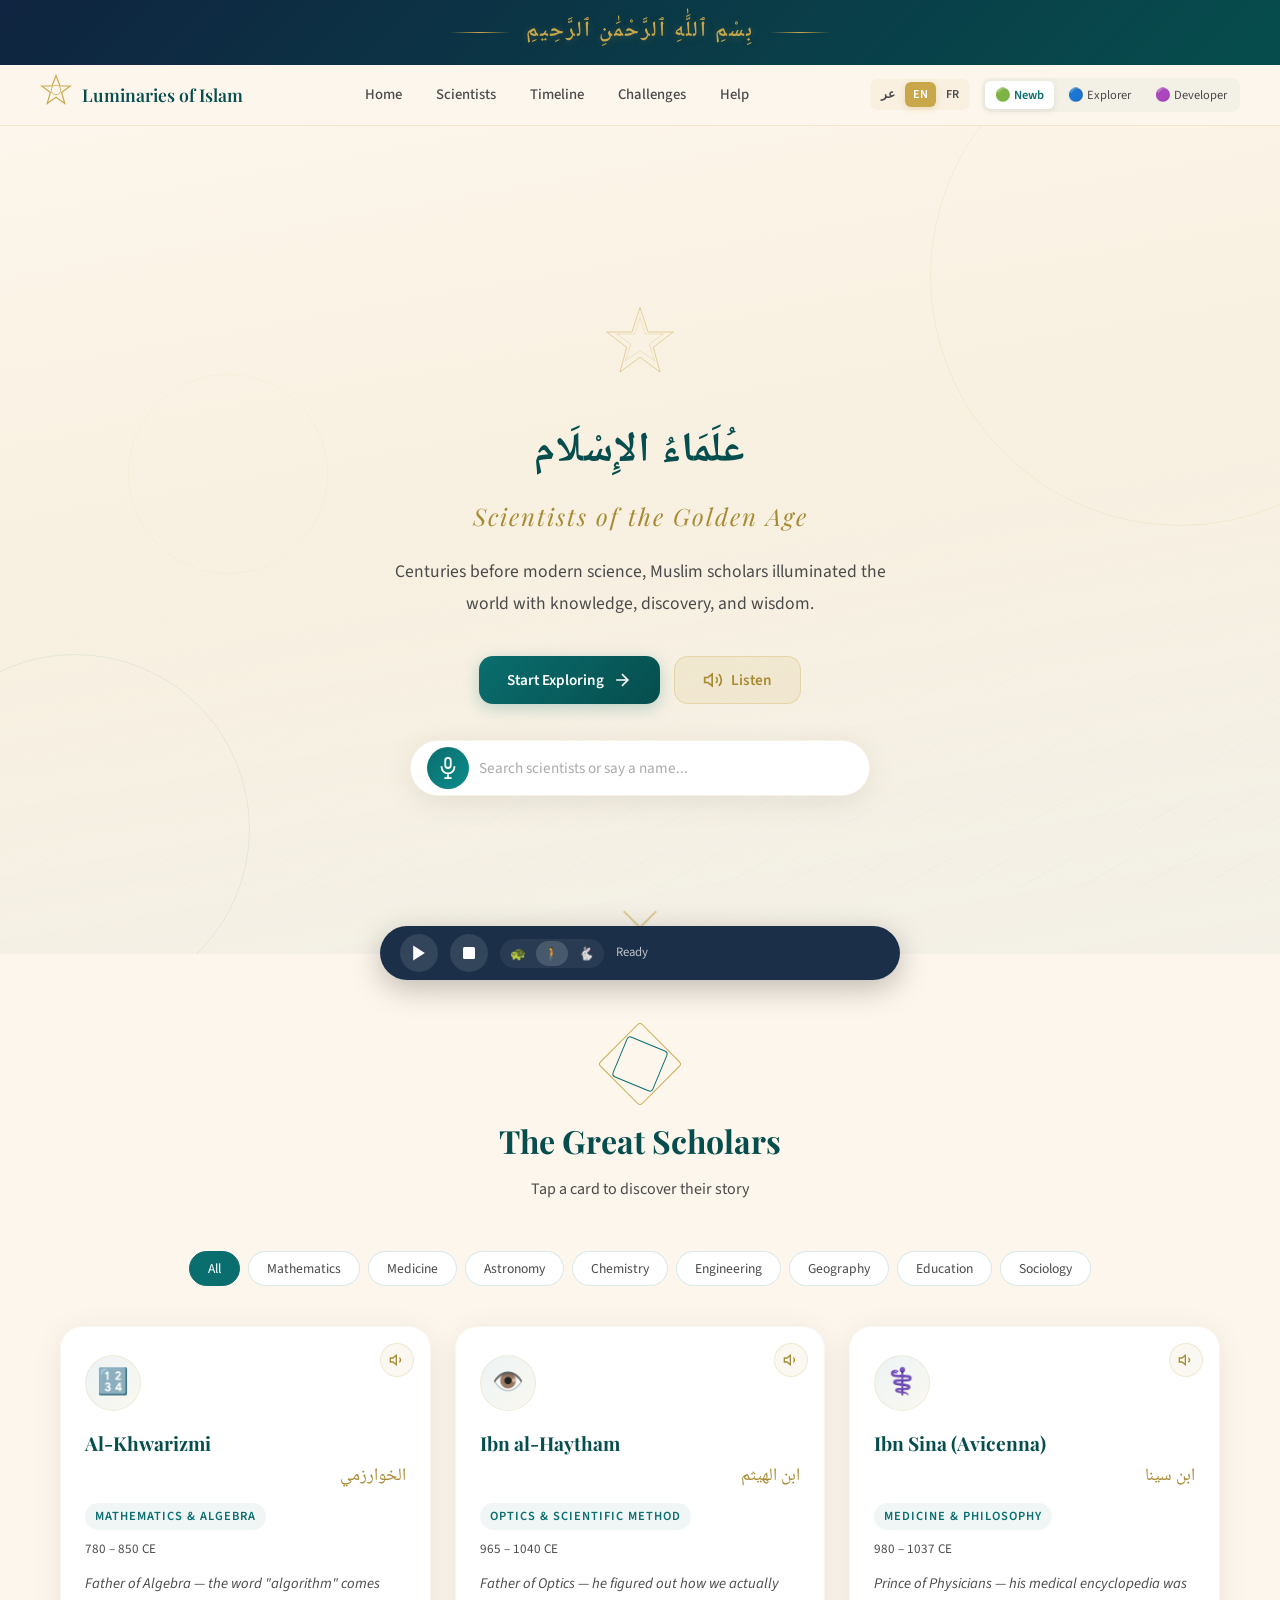
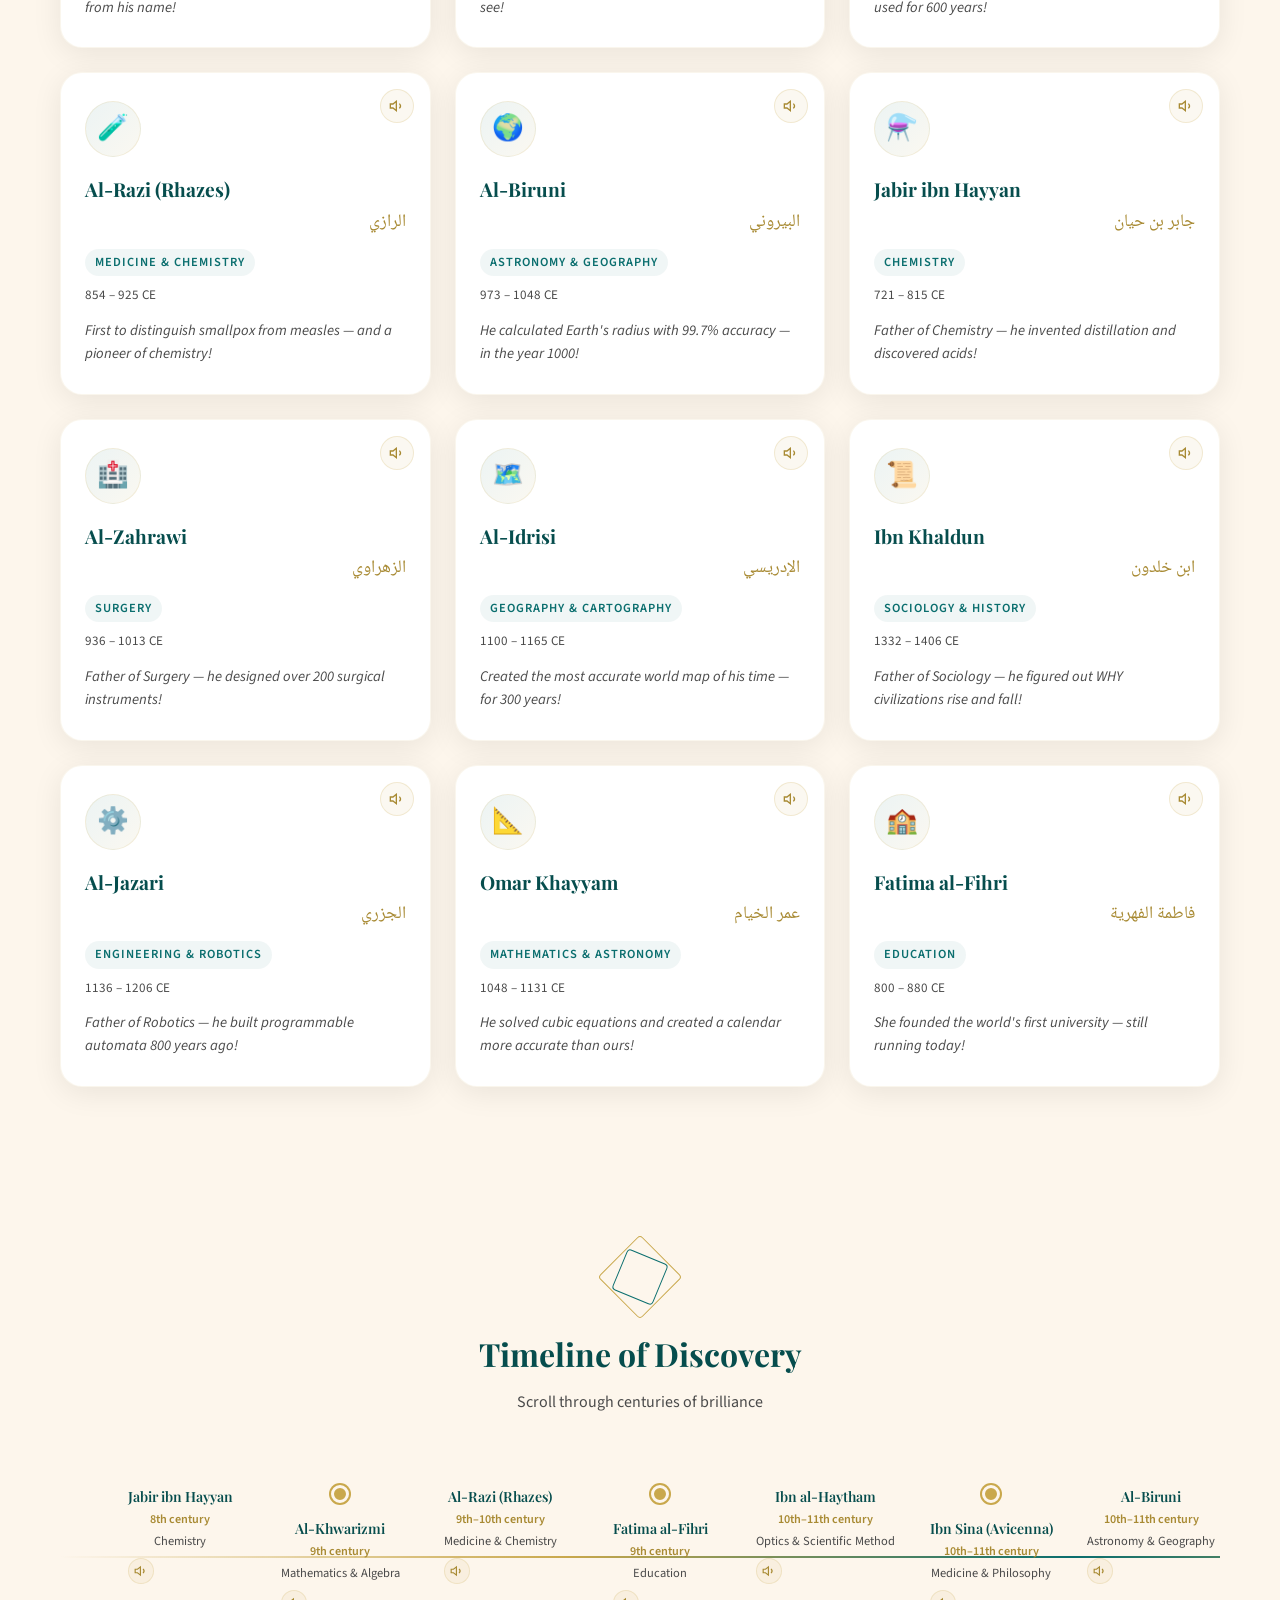
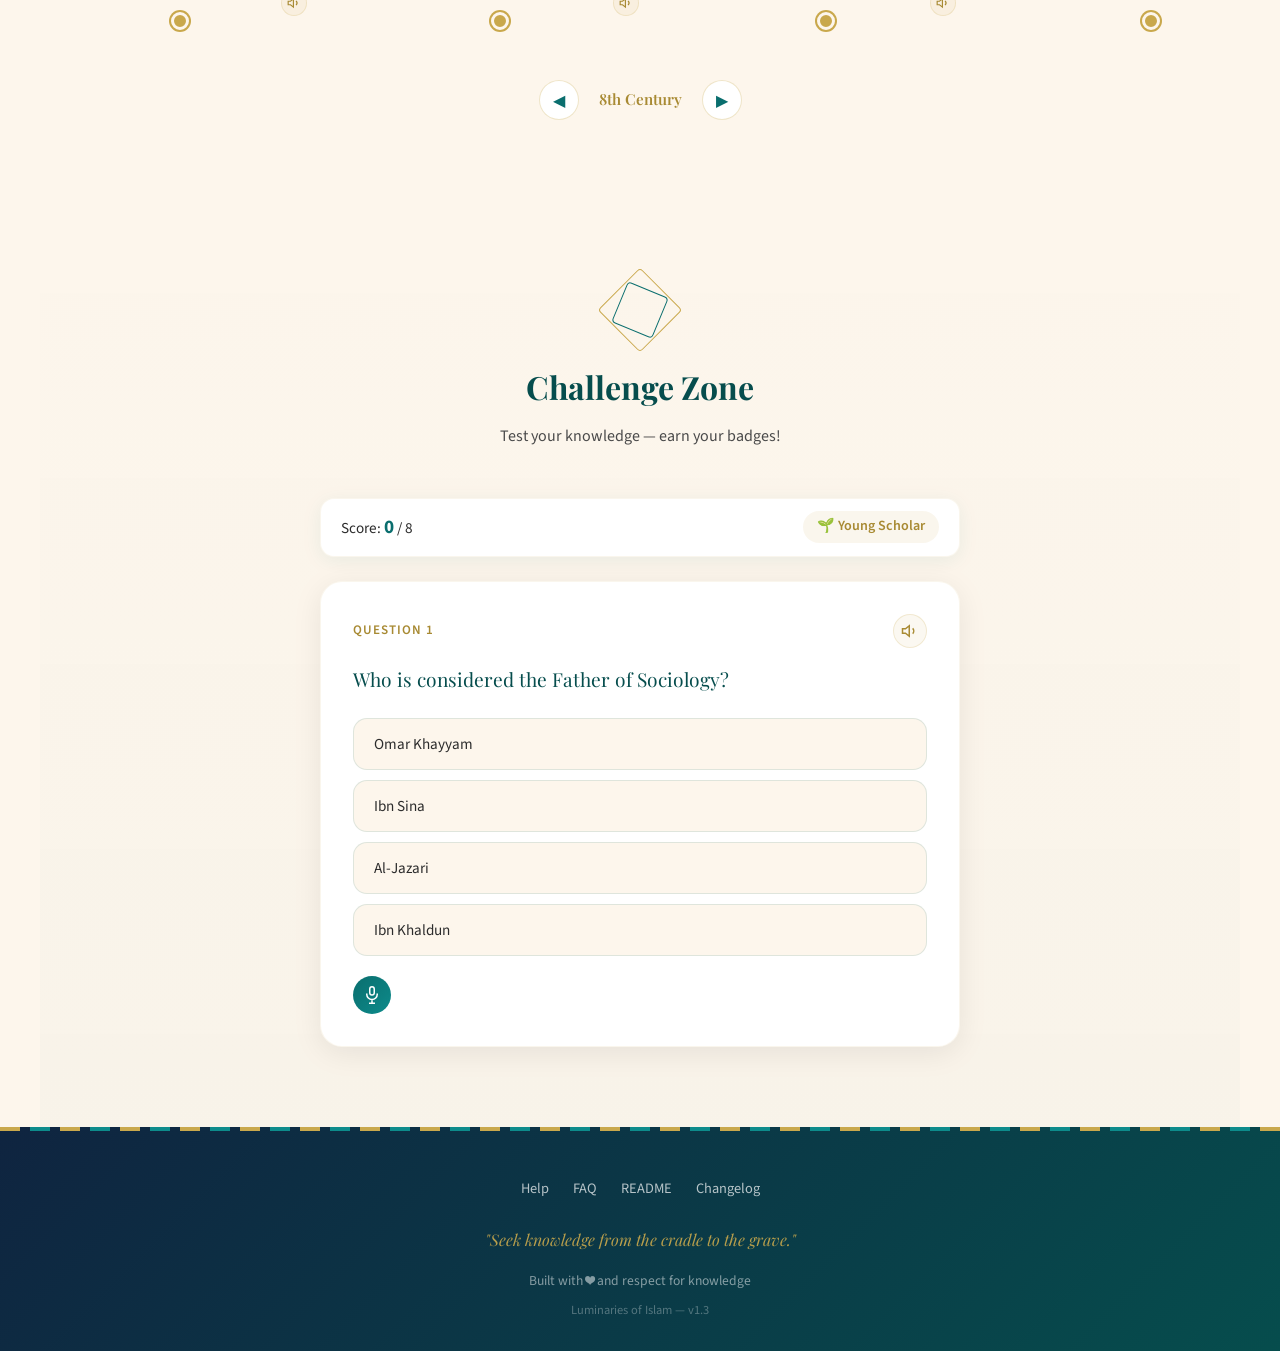
<file: index.html>
<!DOCTYPE html>
<html lang="en" dir="ltr">
<head>
    <meta charset="UTF-8">
    <meta name="viewport" content="width=device-width, initial-scale=1.0">
    <title>Luminaries of Islam — Scientists of the Golden Age</title>
    <link rel="preconnect" href="https://fonts.googleapis.com">
    <link rel="preconnect" href="https://fonts.gstatic.com" crossorigin>
    <link href="https://fonts.googleapis.com/css2?family=Amiri:ital,wght@0,400;0,700;1,400&family=Noto+Naskh+Arabic:wght@400;600;700&family=Playfair+Display:ital,wght@0,400;0,600;0,700;1,400&family=Source+Sans+3:wght@300;400;500;600;700&display=swap" rel="stylesheet">
    <link rel="stylesheet" href="css/style.css">
</head>
<body>

    <!-- ═══════════ BISMILLAH HEADER ═══════════ -->
    <div class="bismillah-header" aria-label="In the name of Allah, the Most Gracious, the Most Merciful">
        <div class="bismillah-ornament-left"></div>
        <span class="bismillah-text">بِسْمِ ٱللَّٰهِ ٱلرَّحْمَٰنِ ٱلرَّحِيمِ</span>
        <div class="bismillah-ornament-right"></div>
    </div>

    <!-- ═══════════ NAVIGATION ═══════════ -->
    <nav class="main-nav" id="mainNav">
        <div class="nav-inner">
            <div class="nav-brand">
                <div class="nav-logo">
                    <svg viewBox="0 0 40 40" class="nav-logo-svg">
                        <polygon points="20,2 25,15 38,15 27,23 31,37 20,29 9,37 13,23 2,15 15,15" fill="none" stroke="currentColor" stroke-width="1.5"/>
                        <circle cx="20" cy="20" r="6" fill="none" stroke="currentColor" stroke-width="1"/>
                    </svg>
                </div>
                <span class="nav-title">Luminaries of Islam</span>
            </div>
            <button class="nav-toggle" id="navToggle" aria-label="Toggle menu">
                <span></span><span></span><span></span>
            </button>
            <ul class="nav-links" id="navLinks">
                <li><a href="#hero" class="nav-link active" data-section="hero">Home</a></li>
                <li><a href="#scientists" class="nav-link" data-section="scientists">Scientists</a></li>
                <li><a href="#timeline" class="nav-link" data-section="timeline">Timeline</a></li>
                <li><a href="#challenges" class="nav-link" data-section="challenges">Challenges</a></li>
                <li><a href="help.html" class="nav-link">Help</a></li>
            </ul>
            <div class="nav-controls">
                <div class="lang-switcher" id="langSwitcher">
                    <button class="lang-btn" data-lang="ar" title="العربية">عر</button>
                    <button class="lang-btn active" data-lang="en" title="English">EN</button>
                    <button class="lang-btn" data-lang="fr" title="Français">FR</button>
                </div>
                <div class="level-switcher" id="levelSwitcher">
                    <button class="level-btn active" data-level="newb" title="Simple explanations">🟢 Newb</button>
                    <button class="level-btn" data-level="explorer" title="Technical details">🔵 Explorer</button>
                    <button class="level-btn" data-level="developer" title="Advanced depth">🟣 Developer</button>
                </div>
            </div>
        </div>
    </nav>

    <!-- ═══════════ HERO SECTION ═══════════ -->
    <section class="hero-section" id="hero">
        <div class="hero-geometric-bg">
            <div class="geo-pattern geo-1"></div>
            <div class="geo-pattern geo-2"></div>
            <div class="geo-pattern geo-3"></div>
        </div>
        <div class="hero-content">
            <div class="hero-star">
                <svg viewBox="0 0 120 120" class="hero-star-svg">
                    <polygon points="60,5 72,42 110,42 80,65 90,102 60,80 30,102 40,65 10,42 48,42" fill="none" stroke="var(--gold)" stroke-width="1.2" opacity="0.6"/>
                    <polygon points="60,20 68,45 95,45 74,60 82,85 60,70 38,85 46,60 25,45 52,45" fill="none" stroke="var(--gold)" stroke-width="0.8" opacity="0.4"/>
                </svg>
            </div>
            <h1 class="hero-title">
                <span class="hero-title-ar">عُلَمَاءُ الإِسْلَام</span>
                <span class="hero-title-en">Scientists of the Golden Age</span>
            </h1>
            <p class="hero-subtitle">Centuries before modern science, Muslim scholars illuminated the world with knowledge, discovery, and wisdom.</p>
            <div class="hero-actions">
                <button class="btn btn-primary" id="btnStartExploring" onclick="scrollToSection('scientists')">
                    <span>Start Exploring</span>
                    <svg viewBox="0 0 24 24" width="20" height="20" fill="none" stroke="currentColor" stroke-width="2"><path d="M5 12h14M12 5l7 7-7 7"/></svg>
                </button>
                <button class="btn btn-secondary" id="btnWelcomeTTS" title="Listen to welcome message">
                    <svg viewBox="0 0 24 24" width="20" height="20" fill="none" stroke="currentColor" stroke-width="2"><path d="M11 5L6 9H2v6h4l5 4V5z"/><path d="M19.07 4.93a10 10 0 0 1 0 14.14M15.54 8.46a5 5 0 0 1 0 7.07"/></svg>
                    <span>Listen</span>
                </button>
            </div>
            <div class="hero-stt-bar">
                <button class="stt-mic-btn" id="heroMicBtn" title="Search by voice">
                    <svg viewBox="0 0 24 24" width="22" height="22" fill="none" stroke="currentColor" stroke-width="2"><rect x="9" y="1" width="6" height="11" rx="3"/><path d="M19 10v1a7 7 0 0 1-14 0v-1"/><line x1="12" y1="19" x2="12" y2="23"/><line x1="8" y1="23" x2="16" y2="23"/></svg>
                    <div class="mic-pulse"></div>
                </button>
                <input type="text" class="stt-search-input" id="heroSearchInput" placeholder="Search scientists or say a name..." autocomplete="off">
                <div class="stt-status" id="heroSttStatus"></div>
            </div>
        </div>
        <div class="scroll-indicator">
            <div class="scroll-arrow"></div>
        </div>
    </section>

    <!-- ═══════════ SCIENTISTS GALLERY ═══════════ -->
    <section class="section scientists-section" id="scientists">
        <div class="section-header">
            <div class="section-ornament"></div>
            <h2 class="section-title">The Great Scholars</h2>
            <p class="section-subtitle">Tap a card to discover their story</p>
        </div>
        <div class="filter-bar" id="filterBar">
            <button class="filter-btn active" data-field="all">All</button>
            <button class="filter-btn" data-field="mathematics">Mathematics</button>
            <button class="filter-btn" data-field="medicine">Medicine</button>
            <button class="filter-btn" data-field="astronomy">Astronomy</button>
            <button class="filter-btn" data-field="chemistry">Chemistry</button>
            <button class="filter-btn" data-field="engineering">Engineering</button>
            <button class="filter-btn" data-field="geography">Geography</button>
            <button class="filter-btn" data-field="education">Education</button>
            <button class="filter-btn" data-field="sociology">Sociology</button>
        </div>
        <div class="scientists-grid" id="scientistsGrid">
            <!-- Cards injected by JS -->
        </div>
    </section>

    <!-- ═══════════ SCIENTIST DETAIL MODAL ═══════════ -->
    <div class="modal-overlay" id="scientistModal">
        <div class="modal-content">
            <button class="modal-close" id="modalClose" aria-label="Close">&times;</button>
            <div class="modal-header">
                <div class="modal-icon" id="modalIcon"></div>
                <div class="modal-title-group">
                    <h2 class="modal-name" id="modalName"></h2>
                    <h3 class="modal-name-ar" id="modalNameAr"></h3>
                    <span class="modal-field" id="modalField"></span>
                    <span class="modal-era" id="modalEra"></span>
                </div>
                <button class="tts-btn modal-tts-btn" id="modalTtsBtn" title="Read aloud">
                    <svg viewBox="0 0 24 24" width="20" height="20" fill="none" stroke="currentColor" stroke-width="2"><path d="M11 5L6 9H2v6h4l5 4V5z"/><path d="M15.54 8.46a5 5 0 0 1 0 7.07"/></svg>
                </button>
            </div>
            <div class="modal-level-tabs">
                <button class="modal-level-tab active" data-modal-level="newb">🟢 Newb</button>
                <button class="modal-level-tab" data-modal-level="explorer">🔵 Explorer</button>
                <button class="modal-level-tab" data-modal-level="developer">🟣 Developer</button>
            </div>
            <div class="modal-body" id="modalBody">
                <div class="modal-bio" id="modalBio"></div>
                <div class="modal-contributions">
                    <h4>Key Contributions</h4>
                    <ul id="modalContributions"></ul>
                </div>
                <div class="modal-funfact" id="modalFunFact">
                    <div class="funfact-icon">💡</div>
                    <div class="funfact-content">
                        <strong>Did You Know?</strong>
                        <p id="modalFunFactText"></p>
                    </div>
                    <button class="tts-btn funfact-tts" id="funfactTtsBtn" title="Read fun fact">
                        <svg viewBox="0 0 24 24" width="16" height="16" fill="none" stroke="currentColor" stroke-width="2"><path d="M11 5L6 9H2v6h4l5 4V5z"/><path d="M15.54 8.46a5 5 0 0 1 0 7.07"/></svg>
                    </button>
                </div>
                <div class="modal-legacy">
                    <h4>Legacy in Modern Science</h4>
                    <p id="modalLegacy"></p>
                </div>
            </div>
        </div>
    </div>

    <!-- ═══════════ TIMELINE ═══════════ -->
    <section class="section timeline-section" id="timeline">
        <div class="section-header">
            <div class="section-ornament"></div>
            <h2 class="section-title">Timeline of Discovery</h2>
            <p class="section-subtitle">Scroll through centuries of brilliance</p>
        </div>
        <div class="timeline-container" id="timelineContainer">
            <div class="timeline-track" id="timelineTrack">
                <!-- Timeline items injected by JS -->
            </div>
        </div>
        <div class="timeline-nav">
            <button class="timeline-nav-btn" id="timelinePrev" aria-label="Previous">◀</button>
            <span class="timeline-century-label" id="timelineCenturyLabel">8th Century</span>
            <button class="timeline-nav-btn" id="timelineNext" aria-label="Next">▶</button>
        </div>
    </section>

    <!-- ═══════════ CHALLENGE ZONE ═══════════ -->
    <section class="section challenges-section" id="challenges">
        <div class="section-header">
            <div class="section-ornament"></div>
            <h2 class="section-title">Challenge Zone</h2>
            <p class="section-subtitle">Test your knowledge — earn your badges!</p>
        </div>
        <div class="quiz-container" id="quizContainer">
            <div class="quiz-score-bar">
                <div class="quiz-score">
                    <span>Score: </span><strong id="quizScore">0</strong> / <span id="quizTotal">0</span>
                </div>
                <div class="quiz-badge" id="quizBadge">🌱 Young Scholar</div>
            </div>
            <div class="quiz-card" id="quizCard">
                <div class="quiz-question-header">
                    <span class="quiz-number" id="quizNumber">Question 1</span>
                    <button class="tts-btn quiz-tts-btn" id="quizTtsBtn" title="Read question aloud">
                        <svg viewBox="0 0 24 24" width="18" height="18" fill="none" stroke="currentColor" stroke-width="2"><path d="M11 5L6 9H2v6h4l5 4V5z"/><path d="M15.54 8.46a5 5 0 0 1 0 7.07"/></svg>
                    </button>
                </div>
                <p class="quiz-question" id="quizQuestion"></p>
                <div class="quiz-options" id="quizOptions">
                    <!-- Options injected by JS -->
                </div>
                <div class="quiz-feedback" id="quizFeedback"></div>
                <div class="quiz-actions">
                    <button class="btn btn-primary quiz-next-btn" id="quizNextBtn" style="display:none">Next Question →</button>
                    <button class="stt-mic-btn quiz-mic-btn" id="quizMicBtn" title="Answer with voice">
                        <svg viewBox="0 0 24 24" width="18" height="18" fill="none" stroke="currentColor" stroke-width="2"><rect x="9" y="1" width="6" height="11" rx="3"/><path d="M19 10v1a7 7 0 0 1-14 0v-1"/><line x1="12" y1="19" x2="12" y2="23"/><line x1="8" y1="23" x2="16" y2="23"/></svg>
                        <div class="mic-pulse"></div>
                    </button>
                </div>
            </div>
            <div class="quiz-reflection" id="quizReflection" style="display:none">
                <div class="reflection-icon">🌟</div>
                <h3 id="reflectionTitle"></h3>
                <p id="reflectionText"></p>
                <button class="btn btn-primary" id="quizRestartBtn">Try Again</button>
            </div>
        </div>
    </section>

    <!-- ═══════════ TTS CONTROL BAR ═══════════ -->
    <div class="tts-control-bar" id="ttsControlBar">
        <button class="tts-ctrl-btn" id="ttsPlayPause" title="Play/Pause">
            <svg id="ttsPlayIcon" viewBox="0 0 24 24" width="20" height="20" fill="currentColor"><polygon points="5,3 19,12 5,21"/></svg>
            <svg id="ttsPauseIcon" viewBox="0 0 24 24" width="20" height="20" fill="currentColor" style="display:none"><rect x="5" y="3" width="4" height="18"/><rect x="15" y="3" width="4" height="18"/></svg>
        </button>
        <button class="tts-ctrl-btn" id="ttsStop" title="Stop">
            <svg viewBox="0 0 24 24" width="18" height="18" fill="currentColor"><rect x="4" y="4" width="16" height="16" rx="2"/></svg>
        </button>
        <div class="tts-speed-control">
            <button class="tts-speed-btn" data-speed="0.7" title="Slow">🐢</button>
            <button class="tts-speed-btn active" data-speed="1" title="Normal">🚶</button>
            <button class="tts-speed-btn" data-speed="1.4" title="Fast">🐇</button>
        </div>
        <div class="tts-progress" id="ttsProgress">
            <span id="ttsCurrentText" class="tts-current-text">Ready</span>
        </div>
    </div>

    <!-- ═══════════ FOOTER ═══════════ -->
    <footer class="main-footer">
        <div class="footer-pattern"></div>
        <div class="footer-content">
            <div class="footer-links">
                <a href="help.html">Help</a>
                <a href="faq.html">FAQ</a>
                <a href="README.html">README</a>
                <a href="CHANGES.html">Changelog</a>
            </div>
            <p class="footer-quote">"Seek knowledge from the cradle to the grave."</p>
            <p class="footer-credit">Built with ❤️ and respect for knowledge</p>
            <p class="footer-version">Luminaries of Islam — v1.3</p>
        </div>
    </footer>

    <script src="js/i18n.js"></script>
    <script src="js/tts.js"></script>
    <script src="js/stt.js"></script>
    <script src="js/app.js"></script>
</body>
</html>
</file>
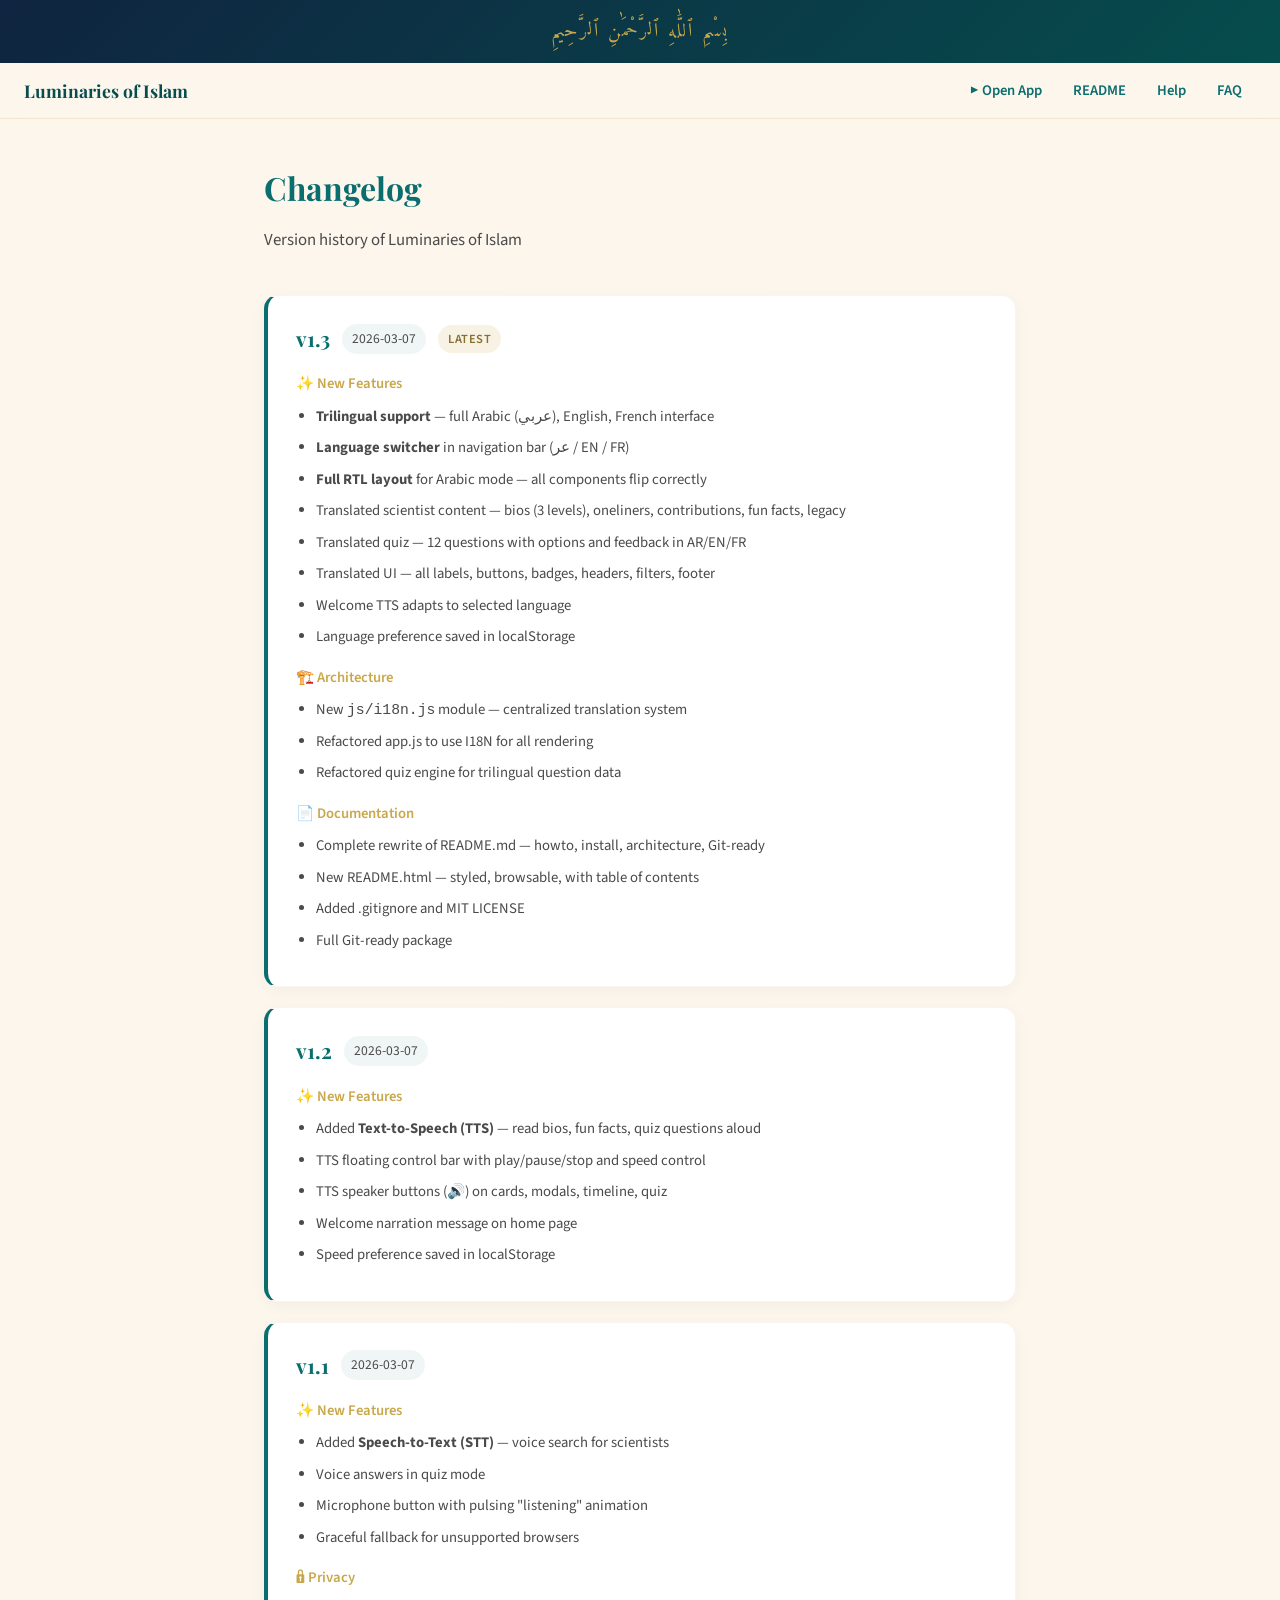
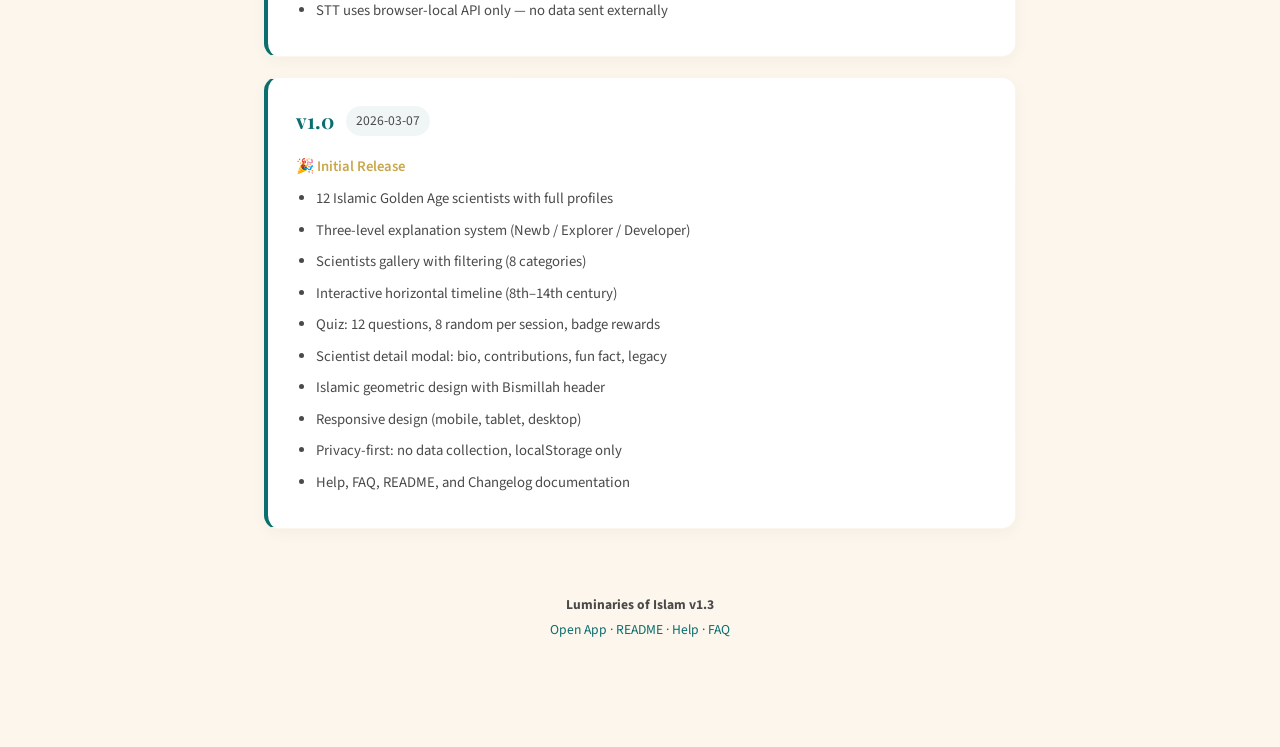
<file: CHANGES.html>
<!DOCTYPE html>
<html lang="en">
<head>
    <meta charset="UTF-8">
    <meta name="viewport" content="width=device-width, initial-scale=1.0">
    <title>Changelog — Luminaries of Islam v1.3</title>
    <link href="https://fonts.googleapis.com/css2?family=Amiri:wght@400;700&family=Playfair+Display:wght@400;600;700&family=Source+Sans+3:wght@300;400;500;600;700&display=swap" rel="stylesheet">
    <style>
        :root{--teal:#0A6E6E;--gold:#C9A84C;--cream:#FDF6EC;--charcoal:#2C2C2C;--charcoal-light:#4A4A4A;--blue-night:#0F2440;--teal-dark:#064D4D;}
        *{margin:0;padding:0;box-sizing:border-box;}
        body{font-family:'Source Sans 3',sans-serif;background:var(--cream);color:var(--charcoal);line-height:1.8;}
        .bismillah{text-align:center;padding:14px;background:linear-gradient(135deg,var(--blue-night),var(--teal-dark));color:var(--gold);font-family:'Amiri',serif;font-size:1.2rem;letter-spacing:2px;}
        .top-bar{background:rgba(253,246,236,0.95);backdrop-filter:blur(10px);border-bottom:1px solid rgba(201,168,76,0.2);padding:12px 24px;display:flex;align-items:center;justify-content:space-between;position:sticky;top:0;z-index:50;}
        .top-bar a{color:var(--teal);text-decoration:none;font-weight:600;font-size:0.92rem;padding:6px 14px;border-radius:8px;transition:0.3s;}
        .top-bar a:hover{background:rgba(10,110,110,0.06);}
        .top-bar .brand{font-family:'Playfair Display',serif;font-size:1.1rem;color:var(--teal-dark);font-weight:700;}
        .container{max-width:800px;margin:0 auto;padding:40px 24px 80px;}
        h1{font-family:'Playfair Display',serif;font-size:2rem;color:var(--teal);margin-bottom:8px;}
        .subtitle{color:var(--charcoal-light);margin-bottom:40px;font-size:1.05rem;}
        .version-block{background:white;border-radius:14px;padding:24px 28px;margin-bottom:20px;box-shadow:0 4px 16px rgba(0,0,0,0.04);border:1px solid rgba(201,168,76,0.1);border-left:4px solid var(--teal);}
        .version-header{display:flex;align-items:center;gap:12px;margin-bottom:14px;flex-wrap:wrap;}
        .version-num{font-family:'Playfair Display',serif;font-size:1.3rem;font-weight:700;color:var(--teal);}
        .version-date{font-size:0.85rem;color:var(--charcoal-light);background:rgba(10,110,110,0.06);padding:3px 10px;border-radius:50px;}
        .tag{font-size:0.78rem;font-weight:600;padding:3px 10px;border-radius:50px;text-transform:uppercase;letter-spacing:0.5px;}
        .tag-latest{background:rgba(201,168,76,0.15);color:#8a7030;}
        .change-category{font-weight:600;color:var(--gold);font-size:0.92rem;margin:14px 0 6px;}
        ul{padding-left:20px;margin-bottom:8px;}
        li{font-size:0.92rem;color:var(--charcoal-light);margin-bottom:5px;}
        .footer{text-align:center;padding:24px;color:var(--charcoal-light);font-size:0.85rem;margin-top:40px;}
        .footer a{color:var(--teal);text-decoration:none;}
        .footer a:hover{text-decoration:underline;}
    </style>
</head>
<body>
    <div class="bismillah">بِسْمِ ٱللَّٰهِ ٱلرَّحْمَٰنِ ٱلرَّحِيمِ</div>
    <div class="top-bar">
        <span class="brand">Luminaries of Islam</span>
        <div>
            <a href="index.html">▶ Open App</a>
            <a href="README.html">README</a>
            <a href="help.html">Help</a>
            <a href="faq.html">FAQ</a>
        </div>
    </div>

    <div class="container">
        <h1>Changelog</h1>
        <p class="subtitle">Version history of Luminaries of Islam</p>

        <!-- v1.3 -->
        <div class="version-block">
            <div class="version-header">
                <span class="version-num">v1.3</span>
                <span class="version-date">2026-03-07</span>
                <span class="tag tag-latest">Latest</span>
            </div>
            <p class="change-category">✨ New Features</p>
            <ul>
                <li><strong>Trilingual support</strong> — full Arabic (عربي), English, French interface</li>
                <li><strong>Language switcher</strong> in navigation bar (عر / EN / FR)</li>
                <li><strong>Full RTL layout</strong> for Arabic mode — all components flip correctly</li>
                <li>Translated scientist content — bios (3 levels), oneliners, contributions, fun facts, legacy</li>
                <li>Translated quiz — 12 questions with options and feedback in AR/EN/FR</li>
                <li>Translated UI — all labels, buttons, badges, headers, filters, footer</li>
                <li>Welcome TTS adapts to selected language</li>
                <li>Language preference saved in localStorage</li>
            </ul>
            <p class="change-category">🏗️ Architecture</p>
            <ul>
                <li>New <code>js/i18n.js</code> module — centralized translation system</li>
                <li>Refactored app.js to use I18N for all rendering</li>
                <li>Refactored quiz engine for trilingual question data</li>
            </ul>
            <p class="change-category">📄 Documentation</p>
            <ul>
                <li>Complete rewrite of README.md — howto, install, architecture, Git-ready</li>
                <li>New README.html — styled, browsable, with table of contents</li>
                <li>Added .gitignore and MIT LICENSE</li>
                <li>Full Git-ready package</li>
            </ul>
        </div>

        <!-- v1.2 -->
        <div class="version-block">
            <div class="version-header">
                <span class="version-num">v1.2</span>
                <span class="version-date">2026-03-07</span>
            </div>
            <p class="change-category">✨ New Features</p>
            <ul>
                <li>Added <strong>Text-to-Speech (TTS)</strong> — read bios, fun facts, quiz questions aloud</li>
                <li>TTS floating control bar with play/pause/stop and speed control</li>
                <li>TTS speaker buttons (🔊) on cards, modals, timeline, quiz</li>
                <li>Welcome narration message on home page</li>
                <li>Speed preference saved in localStorage</li>
            </ul>
        </div>

        <!-- v1.1 -->
        <div class="version-block">
            <div class="version-header">
                <span class="version-num">v1.1</span>
                <span class="version-date">2026-03-07</span>
            </div>
            <p class="change-category">✨ New Features</p>
            <ul>
                <li>Added <strong>Speech-to-Text (STT)</strong> — voice search for scientists</li>
                <li>Voice answers in quiz mode</li>
                <li>Microphone button with pulsing "listening" animation</li>
                <li>Graceful fallback for unsupported browsers</li>
            </ul>
            <p class="change-category">🔒 Privacy</p>
            <ul>
                <li>STT uses browser-local API only — no data sent externally</li>
            </ul>
        </div>

        <!-- v1.0 -->
        <div class="version-block">
            <div class="version-header">
                <span class="version-num">v1.0</span>
                <span class="version-date">2026-03-07</span>
            </div>
            <p class="change-category">🎉 Initial Release</p>
            <ul>
                <li>12 Islamic Golden Age scientists with full profiles</li>
                <li>Three-level explanation system (Newb / Explorer / Developer)</li>
                <li>Scientists gallery with filtering (8 categories)</li>
                <li>Interactive horizontal timeline (8th–14th century)</li>
                <li>Quiz: 12 questions, 8 random per session, badge rewards</li>
                <li>Scientist detail modal: bio, contributions, fun fact, legacy</li>
                <li>Islamic geometric design with Bismillah header</li>
                <li>Responsive design (mobile, tablet, desktop)</li>
                <li>Privacy-first: no data collection, localStorage only</li>
                <li>Help, FAQ, README, and Changelog documentation</li>
            </ul>
        </div>

        <div class="footer">
            <p><strong>Luminaries of Islam v1.3</strong></p>
            <p><a href="index.html">Open App</a> · <a href="README.html">README</a> · <a href="help.html">Help</a> · <a href="faq.html">FAQ</a></p>
        </div>
    </div>
</body>
</html>
</file>
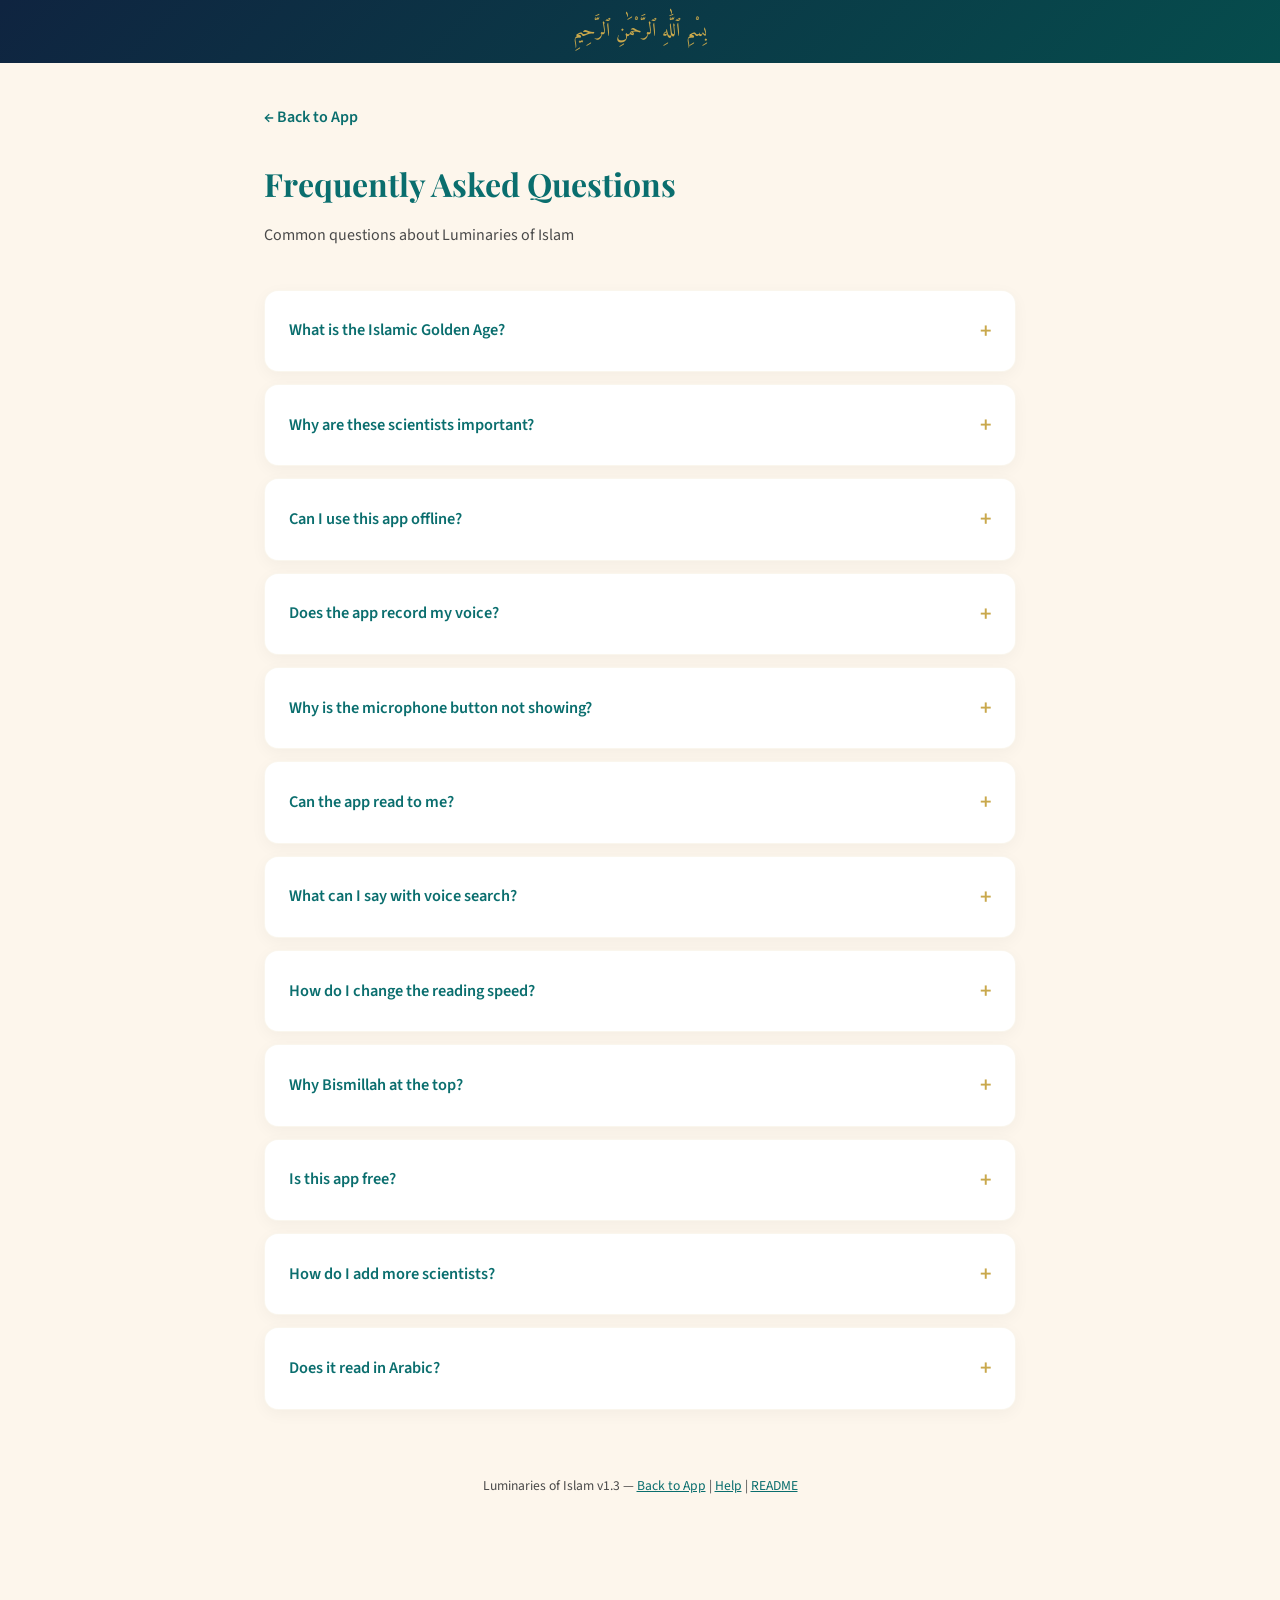
<file: faq.html>
<!DOCTYPE html>
<html lang="en">
<head>
    <meta charset="UTF-8">
    <meta name="viewport" content="width=device-width, initial-scale=1.0">
    <title>FAQ — Luminaries of Islam</title>
    <link href="https://fonts.googleapis.com/css2?family=Amiri:wght@400;700&family=Playfair+Display:wght@400;600;700&family=Source+Sans+3:wght@300;400;500;600;700&display=swap" rel="stylesheet">
    <style>
        :root { --teal: #0A6E6E; --gold: #C9A84C; --cream: #FDF6EC; --charcoal: #2C2C2C; --charcoal-light: #4A4A4A; }
        * { margin: 0; padding: 0; box-sizing: border-box; }
        body { font-family: 'Source Sans 3', sans-serif; background: var(--cream); color: var(--charcoal); line-height: 1.8; }
        .bismillah { text-align: center; padding: 14px; background: linear-gradient(135deg, #0F2440, #064D4D); color: var(--gold); font-family: 'Amiri', serif; font-size: 1.2rem; }
        .container { max-width: 800px; margin: 0 auto; padding: 40px 24px 80px; }
        h1 { font-family: 'Playfair Display', serif; font-size: 2rem; color: var(--teal); margin-bottom: 8px; }
        .subtitle { color: var(--charcoal-light); margin-bottom: 40px; }
        .back-link { display: inline-flex; align-items: center; gap: 6px; color: var(--teal); text-decoration: none; font-weight: 600; margin-bottom: 24px; }
        .back-link:hover { text-decoration: underline; }
        .faq-item { background: white; border-radius: 14px; padding: 20px 24px; margin-bottom: 12px; box-shadow: 0 4px 16px rgba(0,0,0,0.04); border: 1px solid rgba(201,168,76,0.1); cursor: pointer; transition: 0.3s; }
        .faq-item:hover { box-shadow: 0 6px 24px rgba(0,0,0,0.08); }
        .faq-q { font-weight: 600; color: var(--teal); font-size: 1.02rem; display: flex; align-items: center; justify-content: space-between; }
        .faq-q::after { content: '+'; font-size: 1.4rem; color: var(--gold); transition: 0.3s; }
        .faq-item.open .faq-q::after { content: '−'; }
        .faq-a { max-height: 0; overflow: hidden; transition: max-height 0.4s ease, padding 0.3s; color: var(--charcoal-light); font-size: 0.95rem; }
        .faq-item.open .faq-a { max-height: 300px; padding-top: 12px; }
        .footer { text-align: center; padding: 24px; color: var(--charcoal-light); font-size: 0.85rem; margin-top: 40px; }
        .footer a { color: var(--teal); }
    </style>
</head>
<body>
    <div class="bismillah">بِسْمِ ٱللَّٰهِ ٱلرَّحْمَٰنِ ٱلرَّحِيمِ</div>
    <div class="container">
        <a href="index.html" class="back-link">← Back to App</a>
        <h1>Frequently Asked Questions</h1>
        <p class="subtitle">Common questions about Luminaries of Islam</p>

        <div class="faq-item"><div class="faq-q">What is the Islamic Golden Age?</div><div class="faq-a">The Islamic Golden Age (roughly 8th–14th century CE) was a period of extraordinary cultural, economic, and scientific flourishing in the Islamic world. Scholars made groundbreaking advances in mathematics, medicine, astronomy, chemistry, engineering, and many other fields. Many of these contributions laid the groundwork for modern science.</div></div>

        <div class="faq-item"><div class="faq-q">Why are these scientists important?</div><div class="faq-a">These scholars made discoveries and inventions that shaped the modern world. From algebra and algorithms to optics, surgery, and the scientific method — their work is the foundation of much of what we use and know today. Learning about them connects us to a rich history of human curiosity and achievement.</div></div>

        <div class="faq-item"><div class="faq-q">Can I use this app offline?</div><div class="faq-a">Almost entirely! The app runs locally in your browser. The only external dependency is Google Fonts for typography. If you're offline, the app will work but may use fallback fonts. No data is ever sent to any server.</div></div>

        <div class="faq-item"><div class="faq-q">Does the app record my voice?</div><div class="faq-a">Absolutely not. The Speech-to-Text feature uses your browser's built-in recognition engine. No voice data is stored, recorded, or sent anywhere. Your privacy is fully protected.</div></div>

        <div class="faq-item"><div class="faq-q">Why is the microphone button not showing?</div><div class="faq-a">Voice recognition (Speech-to-Text) requires browser support. It works best in Google Chrome and Microsoft Edge. If your browser doesn't support it, the microphone button is automatically hidden, but all other features work perfectly via clicking and typing.</div></div>

        <div class="faq-item"><div class="faq-q">Can the app read to me?</div><div class="faq-a">Yes! Look for the 🔊 speaker icon throughout the app. Click it to have the app read scientist bios, fun facts, quiz questions, and more. You can control the speed with the control bar that appears at the bottom of the screen.</div></div>

        <div class="faq-item"><div class="faq-q">What can I say with voice search?</div><div class="faq-a">You can say any scientist's name (e.g., "Al-Khwarizmi", "Ibn Sina", "Al-Jazari") and the app will search for them. In the quiz, you can say an answer option out loud to select it.</div></div>

        <div class="faq-item"><div class="faq-q">How do I change the reading speed?</div><div class="faq-a">When TTS is playing, a control bar appears at the bottom. Use the speed buttons: 🐢 Slow, 🚶 Normal, or 🐇 Fast. Your preference is saved for next time.</div></div>

        <div class="faq-item"><div class="faq-q">Why Bismillah at the top?</div><div class="faq-a">"Bismillah" (In the Name of God, the Most Gracious, the Most Merciful) is a traditional Islamic invocation said before undertaking any important task, including the pursuit of knowledge. It reflects the app's respect for Islamic values and the scholars' own faith-driven pursuit of understanding.</div></div>

        <div class="faq-item"><div class="faq-q">Is this app free?</div><div class="faq-a">Yes, completely free. It's an educational resource designed to share the inspiring stories of Islamic Golden Age scientists with learners of all ages.</div></div>

        <div class="faq-item"><div class="faq-q">How do I add more scientists?</div><div class="faq-a">If you're a developer, you can add scientists by editing the `scientists` array in `js/app.js`. Follow the same data structure as existing entries. Don't forget to add corresponding quiz questions too!</div></div>

        <div class="faq-item"><div class="faq-q">Does it read in Arabic?</div><div class="faq-a">Currently, the TTS reads in English. Arabic text-to-speech is a stretch goal for a future version. Arabic names of scientists are displayed in the app for reference.</div></div>

        <div class="footer">
            <p>Luminaries of Islam v1.3 — <a href="index.html">Back to App</a> | <a href="help.html">Help</a> | <a href="README.html">README</a></p>
        </div>
    </div>
    <script>
        document.querySelectorAll('.faq-item').forEach(item => {
            item.addEventListener('click', () => {
                document.querySelectorAll('.faq-item').forEach(i => { if (i !== item) i.classList.remove('open'); });
                item.classList.toggle('open');
            });
        });
    </script>
</body>
</html>
</file>
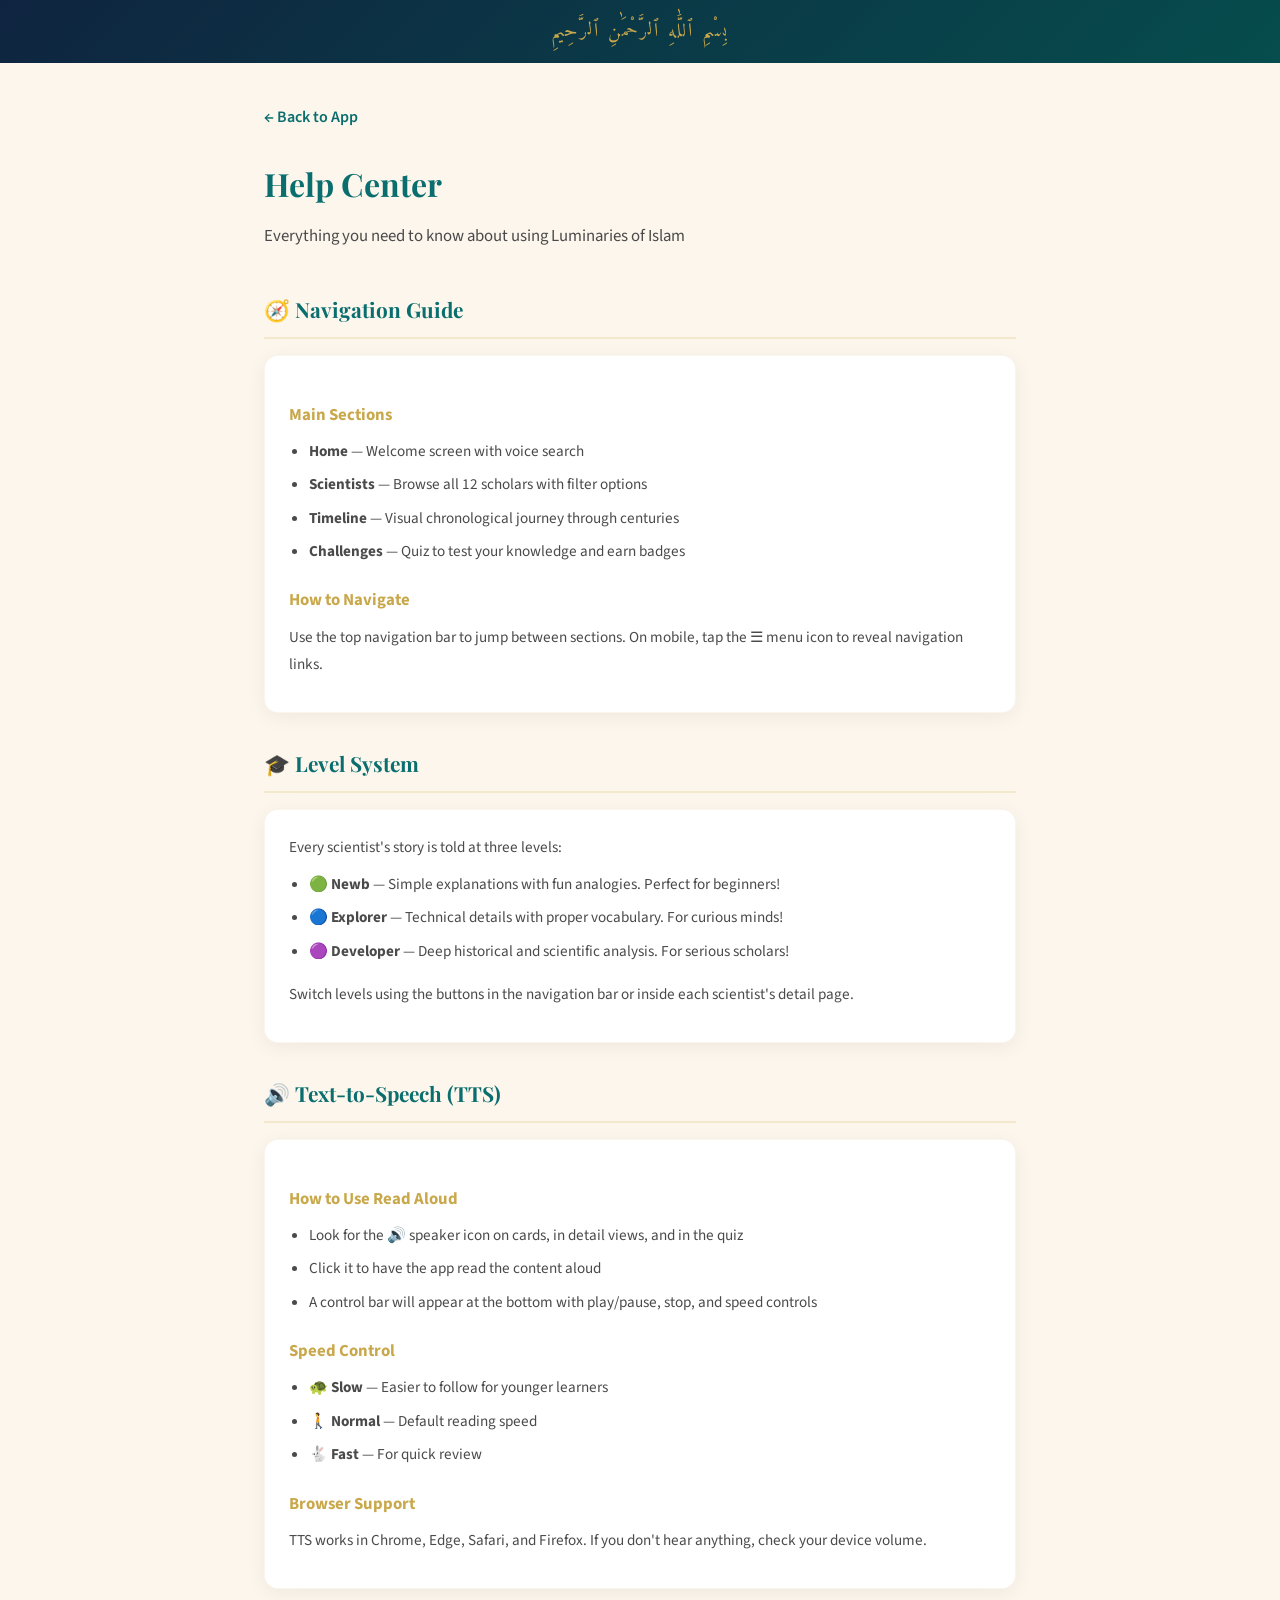
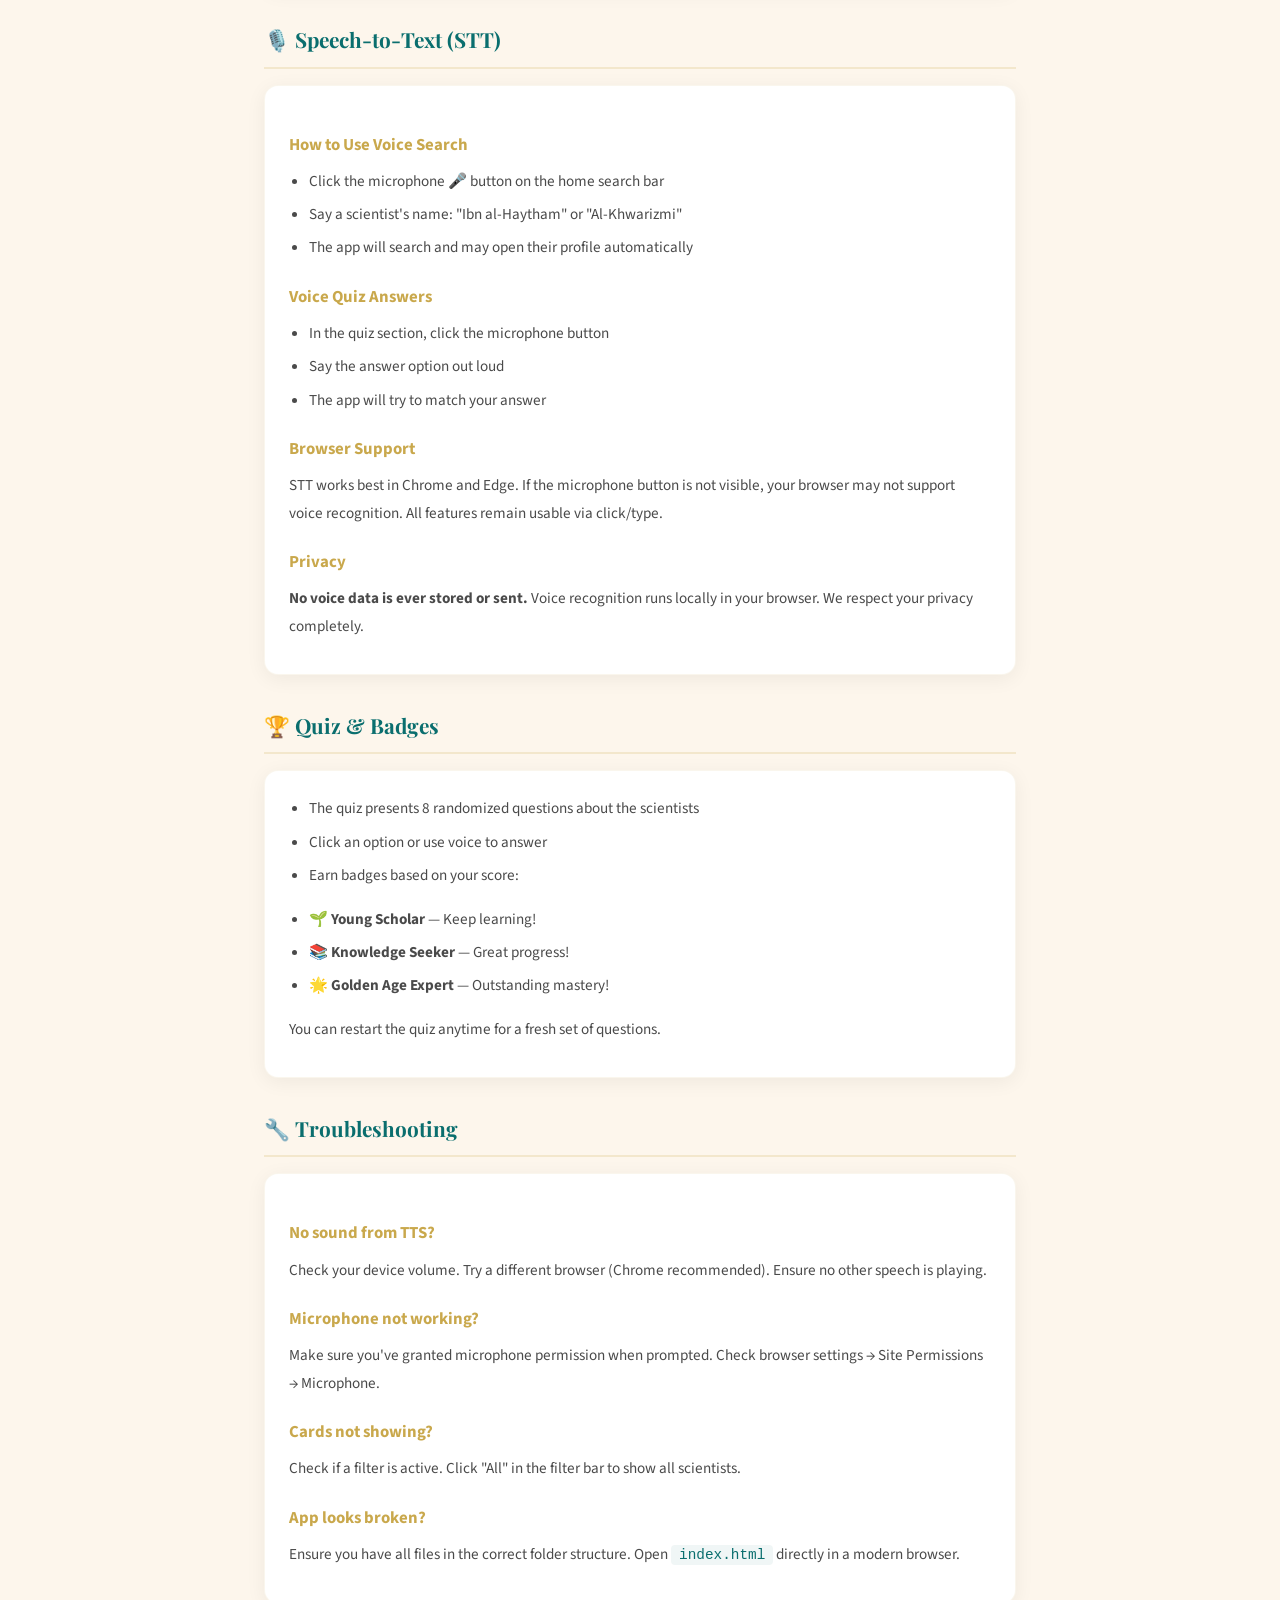
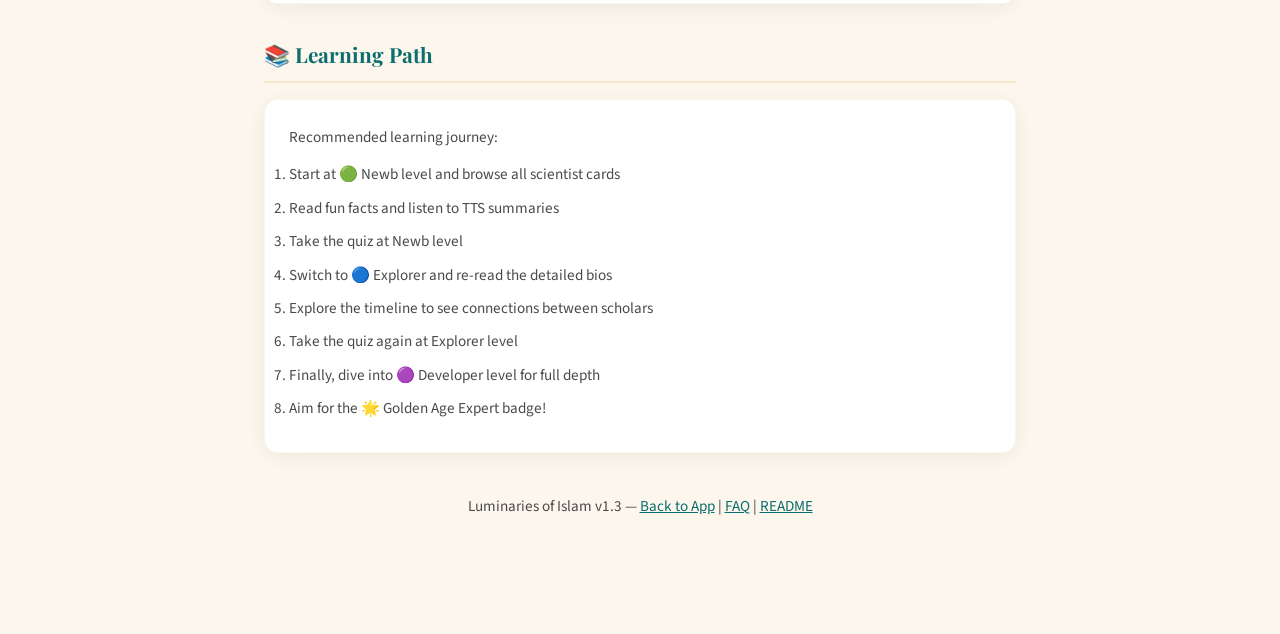
<file: help.html>
<!DOCTYPE html>
<html lang="en">
<head>
    <meta charset="UTF-8">
    <meta name="viewport" content="width=device-width, initial-scale=1.0">
    <title>Help — Luminaries of Islam</title>
    <link href="https://fonts.googleapis.com/css2?family=Amiri:wght@400;700&family=Playfair+Display:wght@400;600;700&family=Source+Sans+3:wght@300;400;500;600;700&display=swap" rel="stylesheet">
    <style>
        :root { --teal: #0A6E6E; --gold: #C9A84C; --cream: #FDF6EC; --charcoal: #2C2C2C; --charcoal-light: #4A4A4A; }
        * { margin: 0; padding: 0; box-sizing: border-box; }
        body { font-family: 'Source Sans 3', sans-serif; background: var(--cream); color: var(--charcoal); line-height: 1.8; }
        .bismillah { text-align: center; padding: 14px; background: linear-gradient(135deg, #0F2440, #064D4D); color: var(--gold); font-family: 'Amiri', serif; font-size: 1.2rem; letter-spacing: 2px; }
        .container { max-width: 800px; margin: 0 auto; padding: 40px 24px 80px; }
        h1 { font-family: 'Playfair Display', serif; font-size: 2rem; color: var(--teal); margin-bottom: 8px; }
        .subtitle { color: var(--charcoal-light); margin-bottom: 40px; font-size: 1.05rem; }
        h2 { font-family: 'Playfair Display', serif; font-size: 1.3rem; color: var(--teal); margin: 32px 0 12px; padding-bottom: 8px; border-bottom: 2px solid rgba(201,168,76,0.2); }
        h3 { font-size: 1.05rem; color: var(--gold); margin: 20px 0 8px; }
        p, li { font-size: 0.95rem; color: var(--charcoal-light); margin-bottom: 10px; }
        ul { padding-left: 20px; margin-bottom: 16px; }
        li { margin-bottom: 6px; }
        code { background: rgba(10,110,110,0.06); padding: 2px 8px; border-radius: 4px; font-size: 0.9rem; color: var(--teal); }
        .back-link { display: inline-flex; align-items: center; gap: 6px; color: var(--teal); text-decoration: none; font-weight: 600; margin-bottom: 24px; }
        .back-link:hover { text-decoration: underline; }
        .card { background: white; border-radius: 14px; padding: 24px; margin: 16px 0; box-shadow: 0 4px 20px rgba(0,0,0,0.06); border: 1px solid rgba(201,168,76,0.1); }
        .footer { text-align: center; padding: 24px; color: var(--charcoal-light); font-size: 0.85rem; }
    </style>
</head>
<body>
    <div class="bismillah">بِسْمِ ٱللَّٰهِ ٱلرَّحْمَٰنِ ٱلرَّحِيمِ</div>

    <div class="container">
        <a href="index.html" class="back-link">← Back to App</a>
        <h1>Help Center</h1>
        <p class="subtitle">Everything you need to know about using Luminaries of Islam</p>

        <h2>🧭 Navigation Guide</h2>
        <div class="card">
            <h3>Main Sections</h3>
            <ul>
                <li><strong>Home</strong> — Welcome screen with voice search</li>
                <li><strong>Scientists</strong> — Browse all 12 scholars with filter options</li>
                <li><strong>Timeline</strong> — Visual chronological journey through centuries</li>
                <li><strong>Challenges</strong> — Quiz to test your knowledge and earn badges</li>
            </ul>
            <h3>How to Navigate</h3>
            <p>Use the top navigation bar to jump between sections. On mobile, tap the ☰ menu icon to reveal navigation links.</p>
        </div>

        <h2>🎓 Level System</h2>
        <div class="card">
            <p>Every scientist's story is told at three levels:</p>
            <ul>
                <li><strong>🟢 Newb</strong> — Simple explanations with fun analogies. Perfect for beginners!</li>
                <li><strong>🔵 Explorer</strong> — Technical details with proper vocabulary. For curious minds!</li>
                <li><strong>🟣 Developer</strong> — Deep historical and scientific analysis. For serious scholars!</li>
            </ul>
            <p>Switch levels using the buttons in the navigation bar or inside each scientist's detail page.</p>
        </div>

        <h2>🔊 Text-to-Speech (TTS)</h2>
        <div class="card">
            <h3>How to Use Read Aloud</h3>
            <ul>
                <li>Look for the 🔊 speaker icon on cards, in detail views, and in the quiz</li>
                <li>Click it to have the app read the content aloud</li>
                <li>A control bar will appear at the bottom with play/pause, stop, and speed controls</li>
            </ul>
            <h3>Speed Control</h3>
            <ul>
                <li>🐢 <strong>Slow</strong> — Easier to follow for younger learners</li>
                <li>🚶 <strong>Normal</strong> — Default reading speed</li>
                <li>🐇 <strong>Fast</strong> — For quick review</li>
            </ul>
            <h3>Browser Support</h3>
            <p>TTS works in Chrome, Edge, Safari, and Firefox. If you don't hear anything, check your device volume.</p>
        </div>

        <h2>🎙️ Speech-to-Text (STT)</h2>
        <div class="card">
            <h3>How to Use Voice Search</h3>
            <ul>
                <li>Click the microphone 🎤 button on the home search bar</li>
                <li>Say a scientist's name: "Ibn al-Haytham" or "Al-Khwarizmi"</li>
                <li>The app will search and may open their profile automatically</li>
            </ul>
            <h3>Voice Quiz Answers</h3>
            <ul>
                <li>In the quiz section, click the microphone button</li>
                <li>Say the answer option out loud</li>
                <li>The app will try to match your answer</li>
            </ul>
            <h3>Browser Support</h3>
            <p>STT works best in Chrome and Edge. If the microphone button is not visible, your browser may not support voice recognition. All features remain usable via click/type.</p>
            <h3>Privacy</h3>
            <p><strong>No voice data is ever stored or sent.</strong> Voice recognition runs locally in your browser. We respect your privacy completely.</p>
        </div>

        <h2>🏆 Quiz & Badges</h2>
        <div class="card">
            <ul>
                <li>The quiz presents 8 randomized questions about the scientists</li>
                <li>Click an option or use voice to answer</li>
                <li>Earn badges based on your score:</li>
            </ul>
            <ul>
                <li>🌱 <strong>Young Scholar</strong> — Keep learning!</li>
                <li>📚 <strong>Knowledge Seeker</strong> — Great progress!</li>
                <li>🌟 <strong>Golden Age Expert</strong> — Outstanding mastery!</li>
            </ul>
            <p>You can restart the quiz anytime for a fresh set of questions.</p>
        </div>

        <h2>🔧 Troubleshooting</h2>
        <div class="card">
            <h3>No sound from TTS?</h3>
            <p>Check your device volume. Try a different browser (Chrome recommended). Ensure no other speech is playing.</p>
            <h3>Microphone not working?</h3>
            <p>Make sure you've granted microphone permission when prompted. Check browser settings → Site Permissions → Microphone.</p>
            <h3>Cards not showing?</h3>
            <p>Check if a filter is active. Click "All" in the filter bar to show all scientists.</p>
            <h3>App looks broken?</h3>
            <p>Ensure you have all files in the correct folder structure. Open <code>index.html</code> directly in a modern browser.</p>
        </div>

        <h2>📚 Learning Path</h2>
        <div class="card">
            <p>Recommended learning journey:</p>
            <ol>
                <li>Start at 🟢 Newb level and browse all scientist cards</li>
                <li>Read fun facts and listen to TTS summaries</li>
                <li>Take the quiz at Newb level</li>
                <li>Switch to 🔵 Explorer and re-read the detailed bios</li>
                <li>Explore the timeline to see connections between scholars</li>
                <li>Take the quiz again at Explorer level</li>
                <li>Finally, dive into 🟣 Developer level for full depth</li>
                <li>Aim for the 🌟 Golden Age Expert badge!</li>
            </ol>
        </div>

        <div class="footer">
            <p>Luminaries of Islam v1.3 — <a href="index.html" style="color:var(--teal)">Back to App</a> | <a href="faq.html" style="color:var(--teal)">FAQ</a> | <a href="README.html" style="color:var(--teal)">README</a></p>
        </div>
    </div>
</body>
</html>
</file>
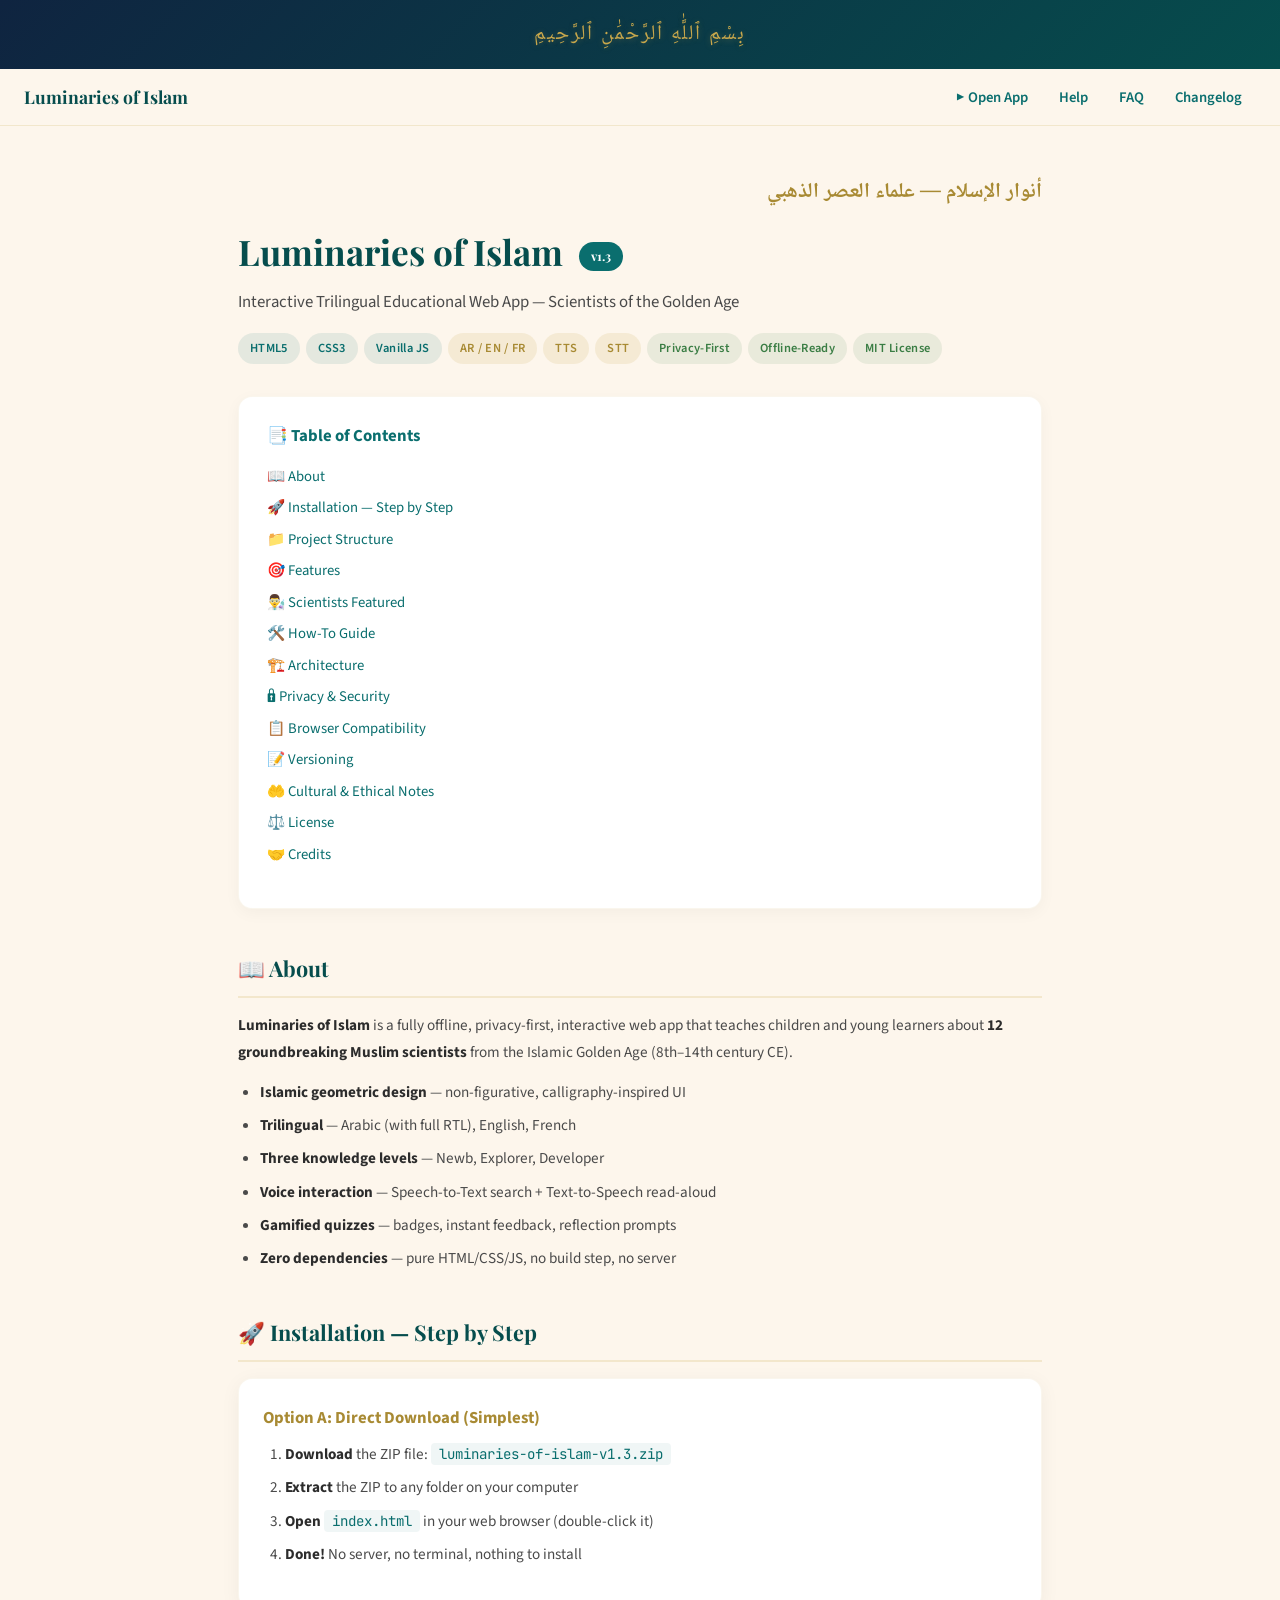
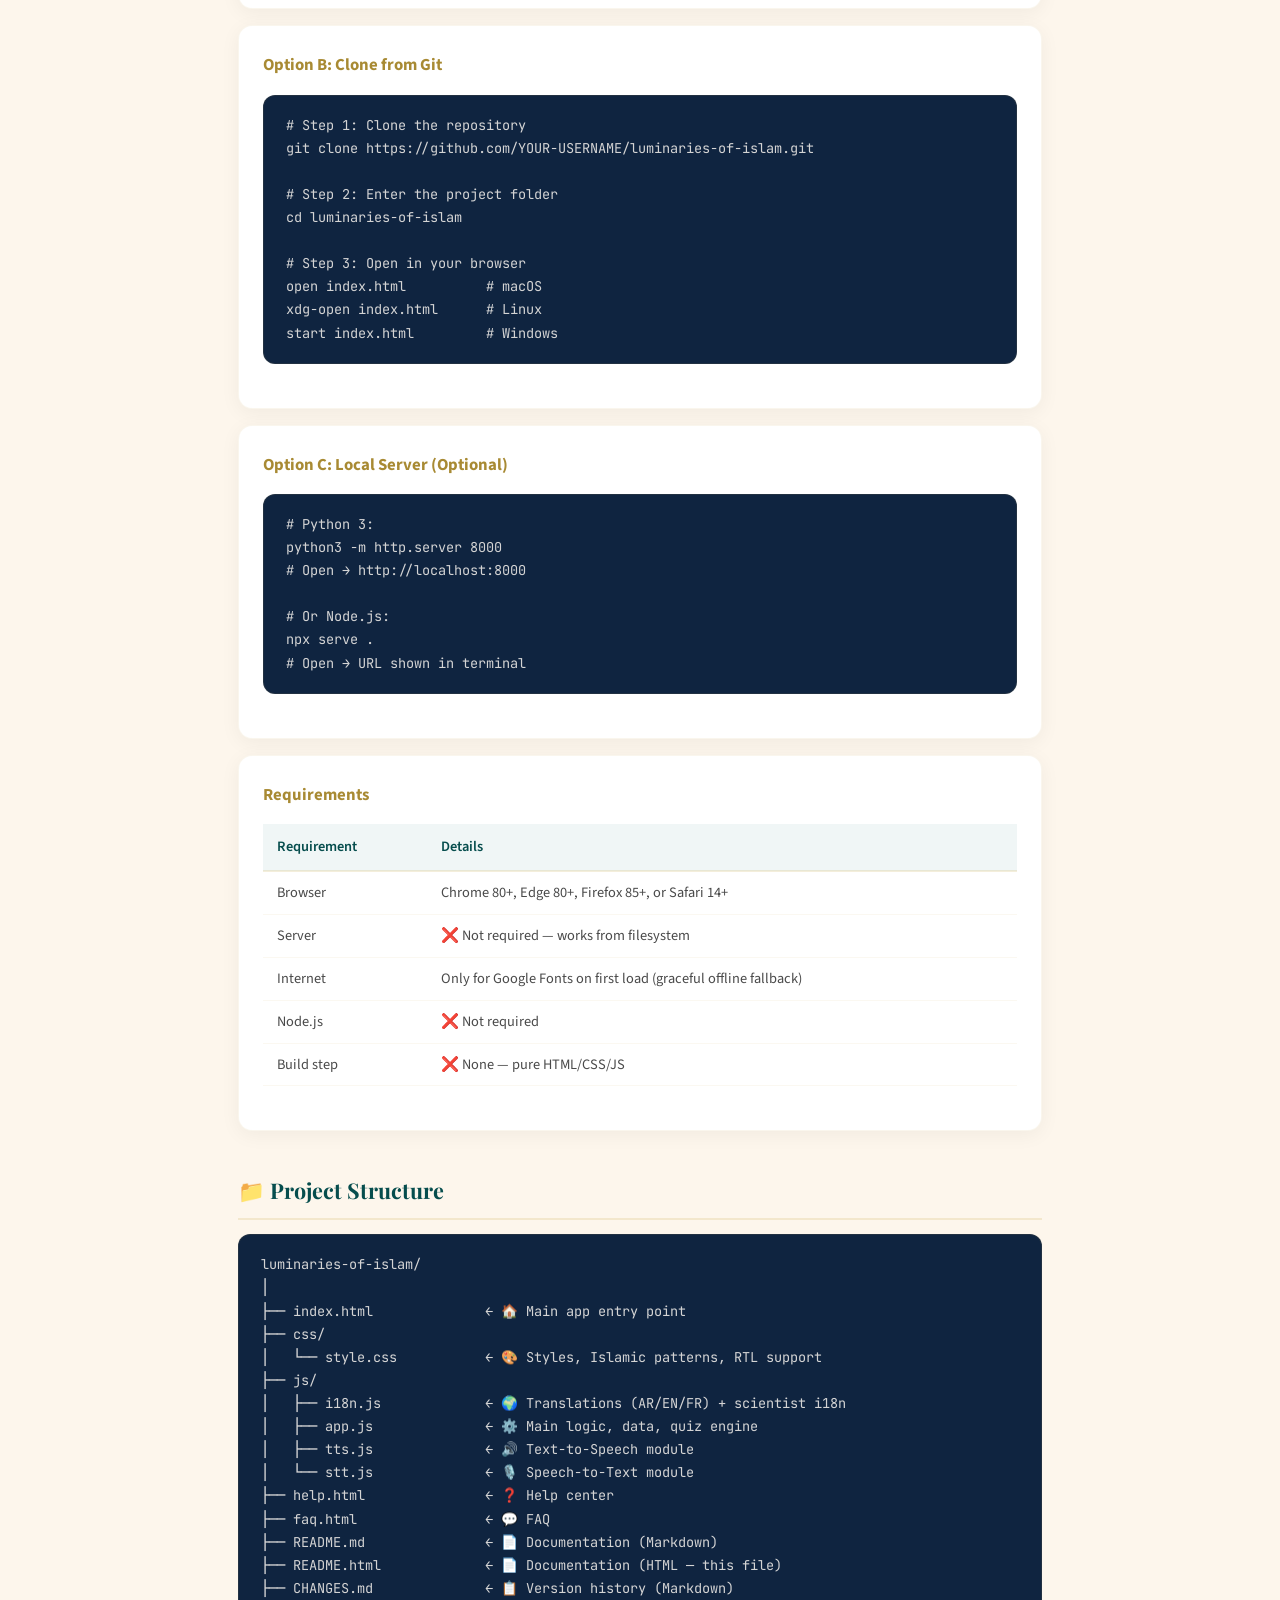
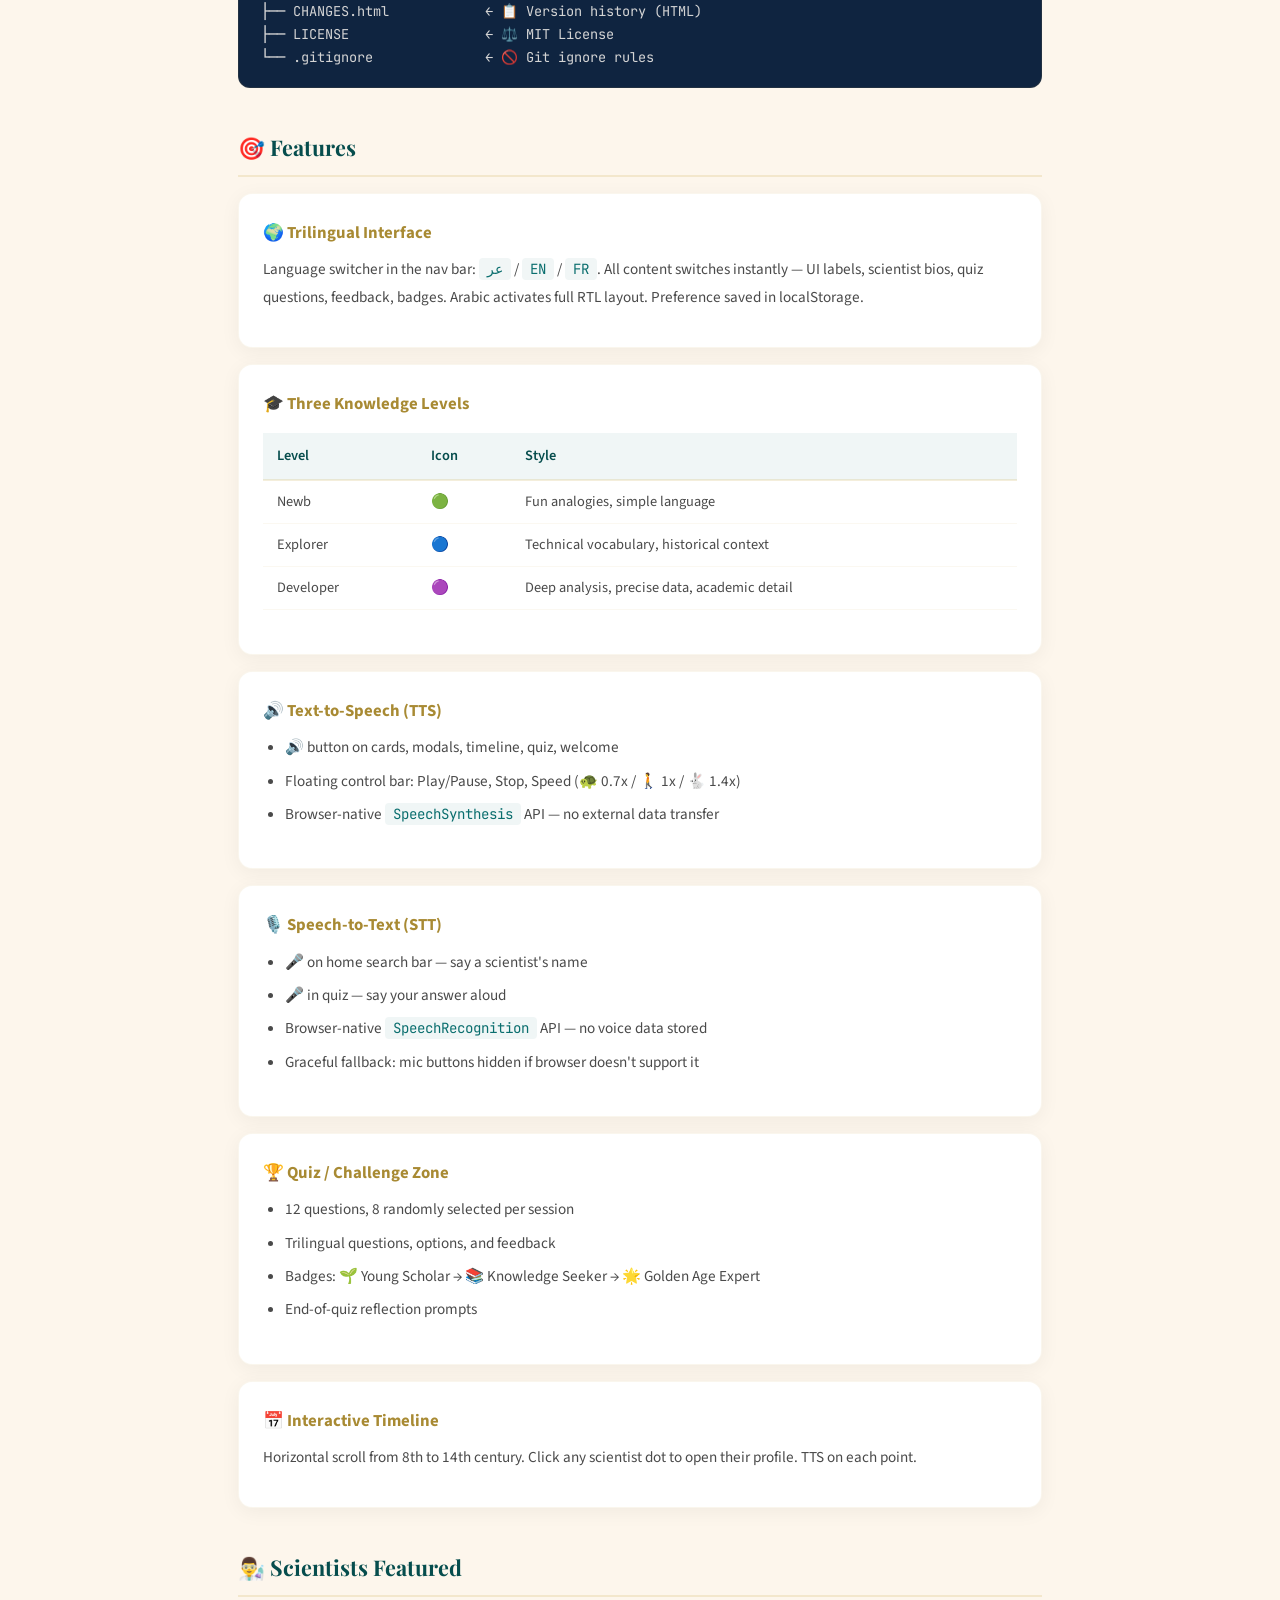
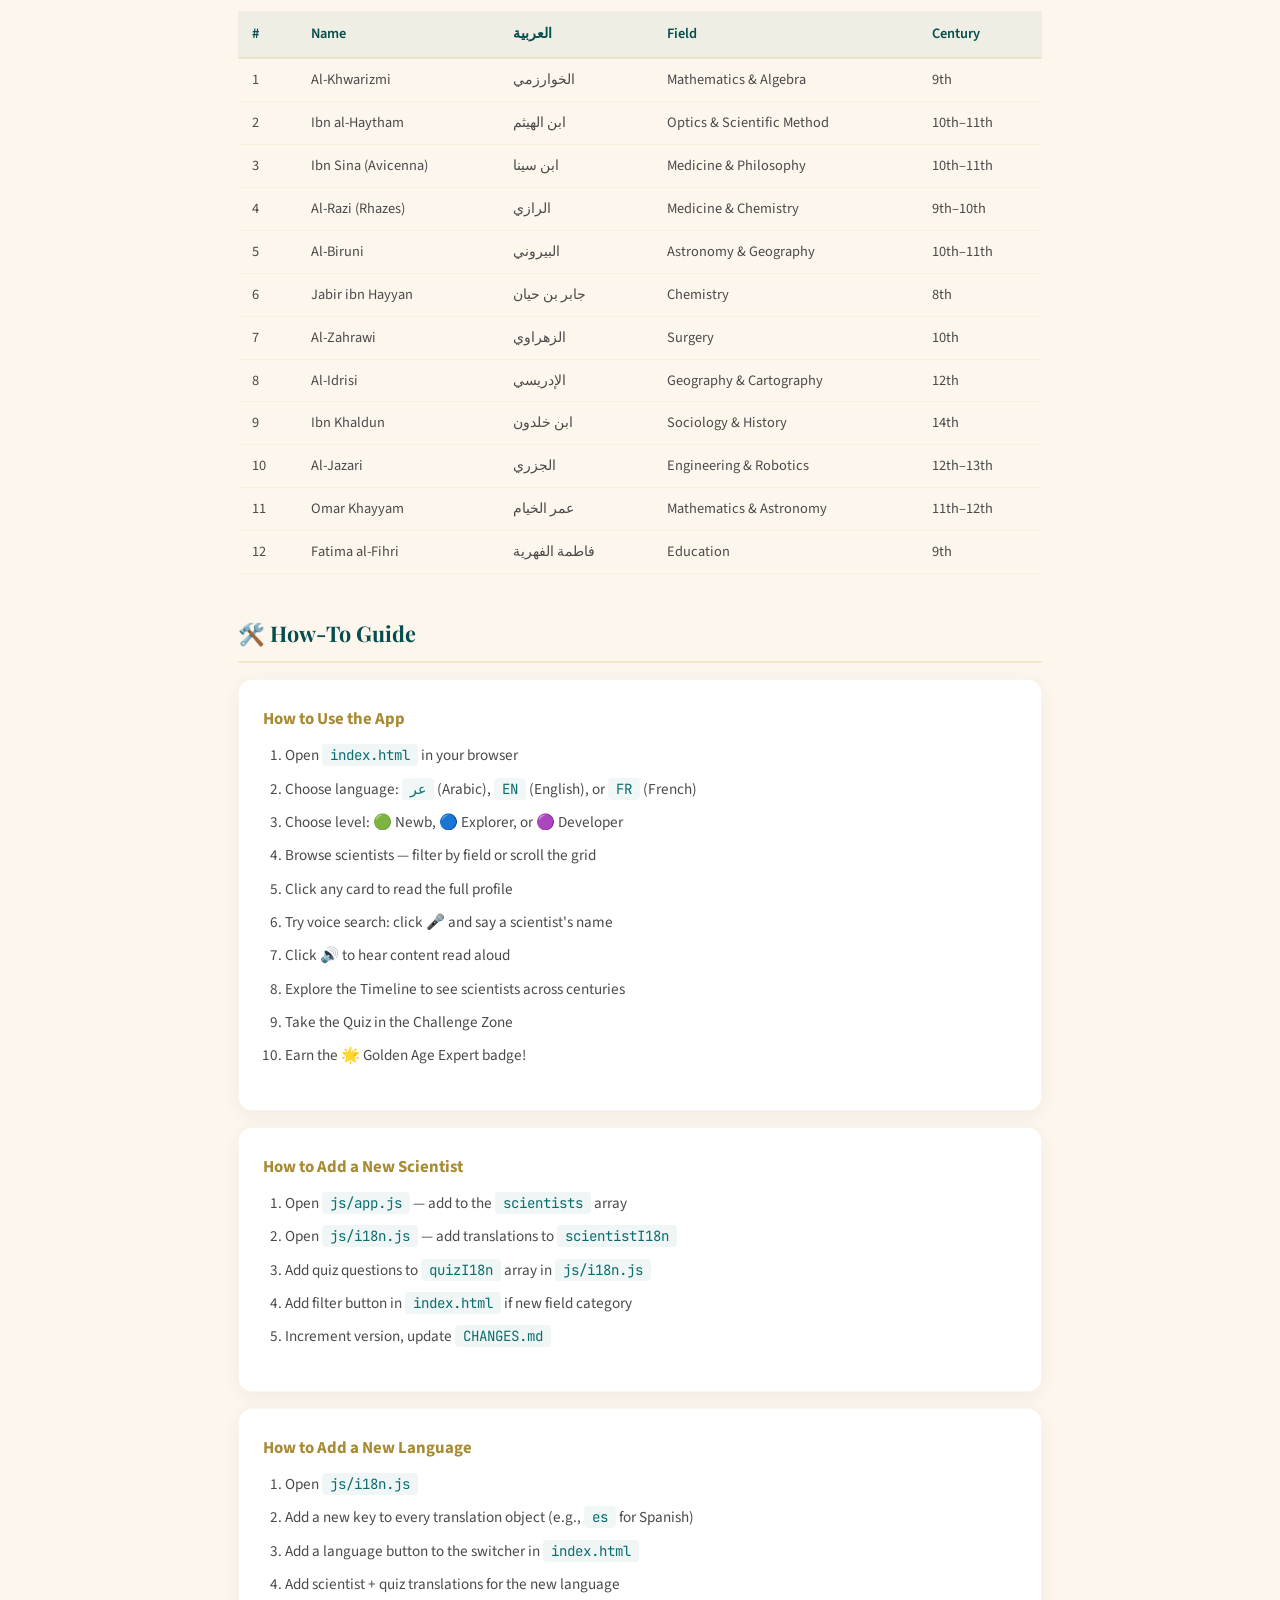
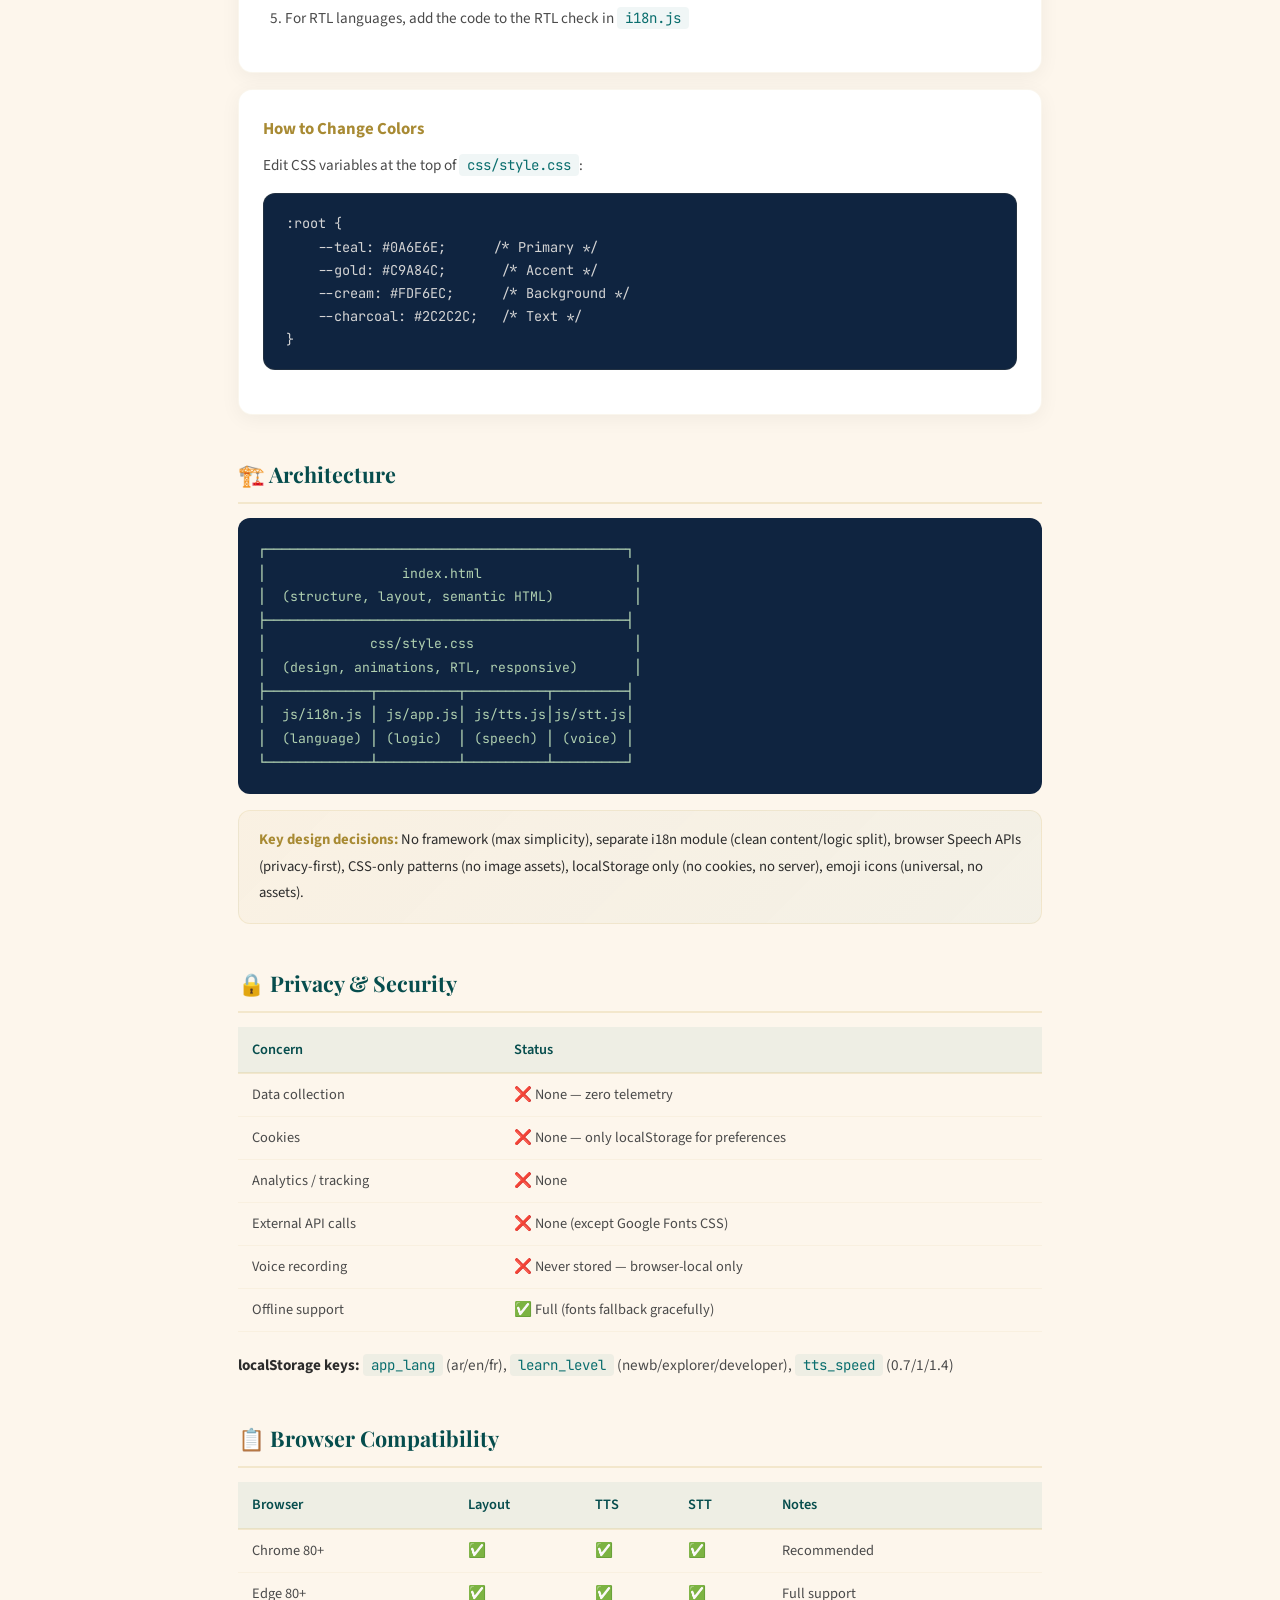
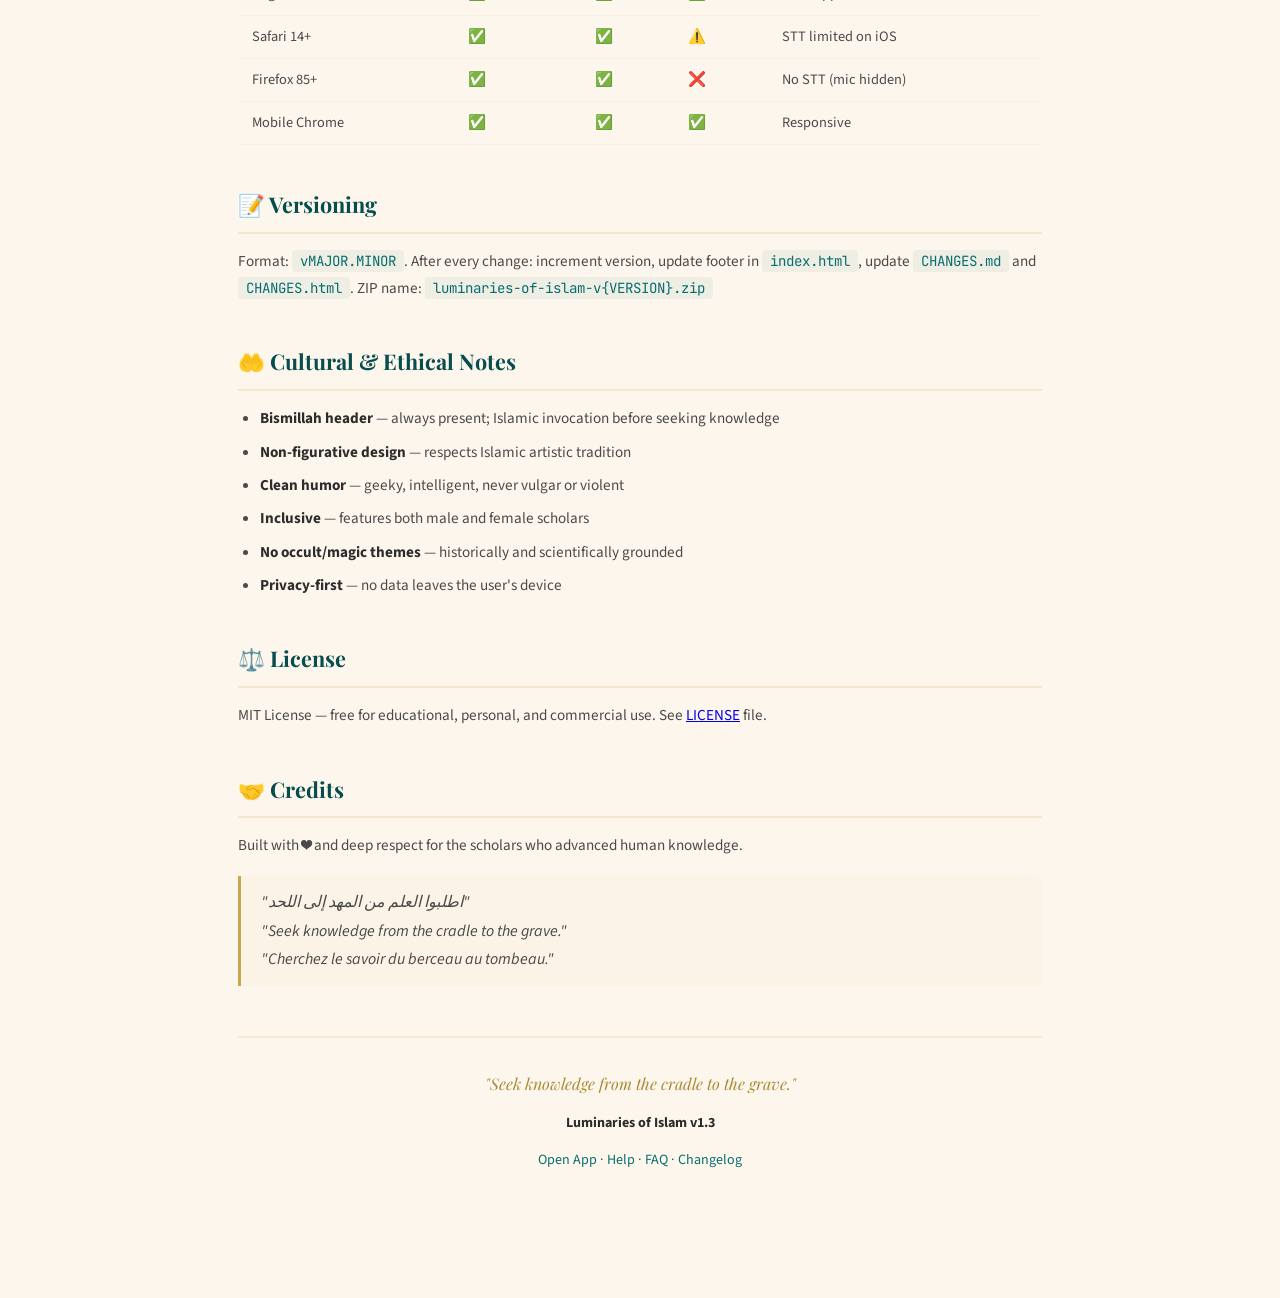
<file: README.html>
<!DOCTYPE html>
<html lang="en">
<head>
    <meta charset="UTF-8">
    <meta name="viewport" content="width=device-width, initial-scale=1.0">
    <title>README — Luminaries of Islam v1.3</title>
    <link href="https://fonts.googleapis.com/css2?family=Amiri:wght@400;700&family=Playfair+Display:ital,wght@0,400;0,600;0,700;1,400&family=Source+Sans+3:wght@300;400;500;600;700&family=Noto+Naskh+Arabic:wght@400;600;700&family=JetBrains+Mono:wght@400;500&display=swap" rel="stylesheet">
    <style>
        :root{--teal:#0A6E6E;--teal-dark:#064D4D;--gold:#C9A84C;--gold-dark:#A88A33;--cream:#FDF6EC;--parchment:#F8F0E0;--charcoal:#2C2C2C;--charcoal-light:#4A4A4A;--blue-night:#0F2440;--green:#3A7D44;--red:#B85450;}
        *{margin:0;padding:0;box-sizing:border-box;}
        body{font-family:'Source Sans 3',sans-serif;background:var(--cream);color:var(--charcoal);line-height:1.8;font-size:16px;}
        .bismillah{text-align:center;padding:16px;background:linear-gradient(135deg,var(--blue-night),var(--teal-dark));color:var(--gold);font-family:'Noto Naskh Arabic','Amiri',serif;font-size:1.3rem;letter-spacing:2px;text-shadow:0 1px 6px rgba(201,168,76,0.3);}
        .top-bar{background:rgba(253,246,236,0.95);backdrop-filter:blur(10px);border-bottom:1px solid rgba(201,168,76,0.2);padding:12px 24px;display:flex;align-items:center;justify-content:space-between;position:sticky;top:0;z-index:50;}
        .top-bar a{color:var(--teal);text-decoration:none;font-weight:600;font-size:0.92rem;padding:6px 14px;border-radius:8px;transition:0.3s;}
        .top-bar a:hover{background:rgba(10,110,110,0.06);}
        .top-bar .brand{font-family:'Playfair Display',serif;font-size:1.1rem;color:var(--teal-dark);font-weight:700;}
        .container{max-width:860px;margin:0 auto;padding:40px 28px 80px;}
        h1{font-family:'Playfair Display',serif;font-size:2.2rem;color:var(--teal-dark);margin:8px 0 4px;}
        h1 .ar-title{display:block;font-family:'Noto Naskh Arabic',serif;font-size:1.3rem;color:var(--gold-dark);direction:rtl;margin-bottom:8px;}
        .version-badge{display:inline-block;background:var(--teal);color:#fff;font-size:0.78rem;font-weight:700;padding:3px 12px;border-radius:50px;vertical-align:middle;margin-left:8px;}
        .subtitle{color:var(--charcoal-light);font-size:1.05rem;margin-bottom:6px;}
        .badges{display:flex;flex-wrap:wrap;gap:6px;margin:16px 0 32px;}
        .badge{display:inline-block;padding:4px 12px;border-radius:50px;font-size:0.78rem;font-weight:600;letter-spacing:0.3px;}
        .badge-teal{background:rgba(10,110,110,0.1);color:var(--teal);}
        .badge-gold{background:rgba(201,168,76,0.15);color:var(--gold-dark);}
        .badge-green{background:rgba(58,125,68,0.1);color:var(--green);}
        h2{font-family:'Playfair Display',serif;font-size:1.35rem;color:var(--teal-dark);margin:40px 0 14px;padding-bottom:8px;border-bottom:2px solid rgba(201,168,76,0.2);}
        h3{font-size:1.05rem;color:var(--gold-dark);margin:20px 0 8px;}
        p{font-size:0.95rem;color:var(--charcoal-light);margin-bottom:12px;}
        ul,ol{padding-left:22px;margin-bottom:16px;}
        li{font-size:0.95rem;color:var(--charcoal-light);margin-bottom:6px;}
        strong{color:var(--charcoal);}
        code{background:rgba(10,110,110,0.06);padding:2px 8px;border-radius:4px;font-size:0.88rem;color:var(--teal);font-family:'JetBrains Mono',monospace;}
        pre{background:var(--blue-night);color:#d4d4d4;padding:18px 22px;border-radius:12px;overflow-x:auto;margin:14px 0 20px;font-size:0.85rem;line-height:1.7;font-family:'JetBrains Mono',monospace;border:1px solid rgba(201,168,76,0.1);}
        table{width:100%;border-collapse:collapse;margin:14px 0 20px;font-size:0.9rem;}
        th{background:rgba(10,110,110,0.06);color:var(--teal-dark);font-weight:600;text-align:left;padding:10px 14px;border-bottom:2px solid rgba(201,168,76,0.2);}
        td{padding:8px 14px;border-bottom:1px solid rgba(201,168,76,0.08);color:var(--charcoal-light);}
        tr:hover td{background:rgba(201,168,76,0.03);}
        .card{background:#fff;border-radius:14px;padding:24px;margin:16px 0;box-shadow:0 4px 20px rgba(0,0,0,0.05);border:1px solid rgba(201,168,76,0.1);}
        .card h3{margin-top:0;}
        .note{background:linear-gradient(135deg,rgba(201,168,76,0.06),rgba(10,110,110,0.04));border:1px solid rgba(201,168,76,0.15);border-radius:12px;padding:16px 20px;margin:16px 0;font-size:0.92rem;}
        .note strong{color:var(--gold-dark);}
        .diagram{background:var(--blue-night);color:#b0d0b0;padding:20px;border-radius:12px;margin:14px 0;font-family:'JetBrains Mono',monospace;font-size:0.82rem;line-height:1.8;overflow-x:auto;white-space:pre;}
        blockquote{border-left:3px solid var(--gold);padding:12px 20px;margin:16px 0;background:rgba(201,168,76,0.04);border-radius:0 8px 8px 0;font-style:italic;color:var(--charcoal-light);}
        .toc{background:#fff;border-radius:14px;padding:24px 28px;margin:20px 0 40px;box-shadow:0 4px 16px rgba(0,0,0,0.04);border:1px solid rgba(201,168,76,0.1);}
        .toc h3{margin:0 0 12px;color:var(--teal);}
        .toc ul{list-style:none;padding:0;}
        .toc li{margin:4px 0;}
        .toc a{color:var(--teal);text-decoration:none;font-size:0.92rem;transition:0.3s;}
        .toc a:hover{color:var(--gold-dark);text-decoration:underline;}
        .footer{text-align:center;padding:32px 20px;margin-top:50px;border-top:2px solid rgba(201,168,76,0.15);}
        .footer p{color:var(--charcoal-light);font-size:0.88rem;}
        .footer a{color:var(--teal);text-decoration:none;}
        .footer a:hover{text-decoration:underline;}
        .footer .quote{font-family:'Playfair Display',serif;font-style:italic;color:var(--gold-dark);font-size:1rem;margin-bottom:12px;}
        @media(max-width:768px){
            .container{padding:24px 16px 60px;}
            h1{font-size:1.7rem;}
            h2{font-size:1.2rem;}
            pre{font-size:0.8rem;padding:14px;}
            table{font-size:0.82rem;}
            th,td{padding:6px 8px;}
        }
    </style>
</head>
<body>
    <div class="bismillah">بِسْمِ ٱللَّٰهِ ٱلرَّحْمَٰنِ ٱلرَّحِيمِ</div>
    <div class="top-bar">
        <span class="brand">Luminaries of Islam</span>
        <div>
            <a href="index.html">▶ Open App</a>
            <a href="help.html">Help</a>
            <a href="faq.html">FAQ</a>
            <a href="CHANGES.html">Changelog</a>
        </div>
    </div>

    <div class="container">
        <h1>
            <span class="ar-title">أنوار الإسلام — علماء العصر الذهبي</span>
            Luminaries of Islam <span class="version-badge">v1.3</span>
        </h1>
        <p class="subtitle">Interactive Trilingual Educational Web App — Scientists of the Golden Age</p>
        <div class="badges">
            <span class="badge badge-teal">HTML5</span>
            <span class="badge badge-teal">CSS3</span>
            <span class="badge badge-teal">Vanilla JS</span>
            <span class="badge badge-gold">AR / EN / FR</span>
            <span class="badge badge-gold">TTS</span>
            <span class="badge badge-gold">STT</span>
            <span class="badge badge-green">Privacy-First</span>
            <span class="badge badge-green">Offline-Ready</span>
            <span class="badge badge-green">MIT License</span>
        </div>

        <!-- TABLE OF CONTENTS -->
        <div class="toc">
            <h3>📑 Table of Contents</h3>
            <ul>
                <li><a href="#about">📖 About</a></li>
                <li><a href="#install">🚀 Installation — Step by Step</a></li>
                <li><a href="#structure">📁 Project Structure</a></li>
                <li><a href="#features">🎯 Features</a></li>
                <li><a href="#scientists">👨‍🔬 Scientists Featured</a></li>
                <li><a href="#howto">🛠️ How-To Guide</a></li>
                <li><a href="#architecture">🏗️ Architecture</a></li>
                <li><a href="#privacy">🔒 Privacy & Security</a></li>
                <li><a href="#browser">📋 Browser Compatibility</a></li>
                <li><a href="#versioning">📝 Versioning</a></li>
                <li><a href="#cultural">🤲 Cultural & Ethical Notes</a></li>
                <li><a href="#license">⚖️ License</a></li>
                <li><a href="#credits">🤝 Credits</a></li>
            </ul>
        </div>

        <!-- ABOUT -->
        <h2 id="about">📖 About</h2>
        <p><strong>Luminaries of Islam</strong> is a fully offline, privacy-first, interactive web app that teaches children and young learners about <strong>12 groundbreaking Muslim scientists</strong> from the Islamic Golden Age (8th–14th century CE).</p>
        <ul>
            <li><strong>Islamic geometric design</strong> — non-figurative, calligraphy-inspired UI</li>
            <li><strong>Trilingual</strong> — Arabic (with full RTL), English, French</li>
            <li><strong>Three knowledge levels</strong> — Newb, Explorer, Developer</li>
            <li><strong>Voice interaction</strong> — Speech-to-Text search + Text-to-Speech read-aloud</li>
            <li><strong>Gamified quizzes</strong> — badges, instant feedback, reflection prompts</li>
            <li><strong>Zero dependencies</strong> — pure HTML/CSS/JS, no build step, no server</li>
        </ul>

        <!-- INSTALL -->
        <h2 id="install">🚀 Installation — Step by Step</h2>

        <div class="card">
            <h3>Option A: Direct Download (Simplest)</h3>
            <ol>
                <li><strong>Download</strong> the ZIP file: <code>luminaries-of-islam-v1.3.zip</code></li>
                <li><strong>Extract</strong> the ZIP to any folder on your computer</li>
                <li><strong>Open</strong> <code>index.html</code> in your web browser (double-click it)</li>
                <li><strong>Done!</strong> No server, no terminal, nothing to install</li>
            </ol>
        </div>

        <div class="card">
            <h3>Option B: Clone from Git</h3>
<pre>
# Step 1: Clone the repository
git clone https://github.com/YOUR-USERNAME/luminaries-of-islam.git

# Step 2: Enter the project folder
cd luminaries-of-islam

# Step 3: Open in your browser
open index.html          # macOS
xdg-open index.html      # Linux
start index.html         # Windows
</pre>
        </div>

        <div class="card">
            <h3>Option C: Local Server (Optional)</h3>
<pre>
# Python 3:
python3 -m http.server 8000
# Open → http://localhost:8000

# Or Node.js:
npx serve .
# Open → URL shown in terminal
</pre>
        </div>

        <div class="card">
            <h3>Requirements</h3>
            <table>
                <tr><th>Requirement</th><th>Details</th></tr>
                <tr><td>Browser</td><td>Chrome 80+, Edge 80+, Firefox 85+, or Safari 14+</td></tr>
                <tr><td>Server</td><td>❌ Not required — works from filesystem</td></tr>
                <tr><td>Internet</td><td>Only for Google Fonts on first load (graceful offline fallback)</td></tr>
                <tr><td>Node.js</td><td>❌ Not required</td></tr>
                <tr><td>Build step</td><td>❌ None — pure HTML/CSS/JS</td></tr>
            </table>
        </div>

        <!-- STRUCTURE -->
        <h2 id="structure">📁 Project Structure</h2>
<pre>
luminaries-of-islam/
│
├── index.html              ← 🏠 Main app entry point
├── css/
│   └── style.css           ← 🎨 Styles, Islamic patterns, RTL support
├── js/
│   ├── i18n.js             ← 🌍 Translations (AR/EN/FR) + scientist i18n
│   ├── app.js              ← ⚙️ Main logic, data, quiz engine
│   ├── tts.js              ← 🔊 Text-to-Speech module
│   └── stt.js              ← 🎙️ Speech-to-Text module
├── help.html               ← ❓ Help center
├── faq.html                ← 💬 FAQ
├── README.md               ← 📄 Documentation (Markdown)
├── README.html             ← 📄 Documentation (HTML — this file)
├── CHANGES.md              ← 📋 Version history (Markdown)
├── CHANGES.html            ← 📋 Version history (HTML)
├── LICENSE                 ← ⚖️ MIT License
└── .gitignore              ← 🚫 Git ignore rules
</pre>

        <!-- FEATURES -->
        <h2 id="features">🎯 Features</h2>

        <div class="card">
            <h3>🌍 Trilingual Interface</h3>
            <p>Language switcher in the nav bar: <code>عر</code> / <code>EN</code> / <code>FR</code>. All content switches instantly — UI labels, scientist bios, quiz questions, feedback, badges. Arabic activates full RTL layout. Preference saved in localStorage.</p>
        </div>

        <div class="card">
            <h3>🎓 Three Knowledge Levels</h3>
            <table>
                <tr><th>Level</th><th>Icon</th><th>Style</th></tr>
                <tr><td>Newb</td><td>🟢</td><td>Fun analogies, simple language</td></tr>
                <tr><td>Explorer</td><td>🔵</td><td>Technical vocabulary, historical context</td></tr>
                <tr><td>Developer</td><td>🟣</td><td>Deep analysis, precise data, academic detail</td></tr>
            </table>
        </div>

        <div class="card">
            <h3>🔊 Text-to-Speech (TTS)</h3>
            <ul>
                <li>🔊 button on cards, modals, timeline, quiz, welcome</li>
                <li>Floating control bar: Play/Pause, Stop, Speed (🐢 0.7x / 🚶 1x / 🐇 1.4x)</li>
                <li>Browser-native <code>SpeechSynthesis</code> API — no external data transfer</li>
            </ul>
        </div>

        <div class="card">
            <h3>🎙️ Speech-to-Text (STT)</h3>
            <ul>
                <li>🎤 on home search bar — say a scientist's name</li>
                <li>🎤 in quiz — say your answer aloud</li>
                <li>Browser-native <code>SpeechRecognition</code> API — no voice data stored</li>
                <li>Graceful fallback: mic buttons hidden if browser doesn't support it</li>
            </ul>
        </div>

        <div class="card">
            <h3>🏆 Quiz / Challenge Zone</h3>
            <ul>
                <li>12 questions, 8 randomly selected per session</li>
                <li>Trilingual questions, options, and feedback</li>
                <li>Badges: 🌱 Young Scholar → 📚 Knowledge Seeker → 🌟 Golden Age Expert</li>
                <li>End-of-quiz reflection prompts</li>
            </ul>
        </div>

        <div class="card">
            <h3>📅 Interactive Timeline</h3>
            <p>Horizontal scroll from 8th to 14th century. Click any scientist dot to open their profile. TTS on each point.</p>
        </div>

        <!-- SCIENTISTS -->
        <h2 id="scientists">👨‍🔬 Scientists Featured</h2>
        <table>
            <tr><th>#</th><th>Name</th><th>العربية</th><th>Field</th><th>Century</th></tr>
            <tr><td>1</td><td>Al-Khwarizmi</td><td>الخوارزمي</td><td>Mathematics & Algebra</td><td>9th</td></tr>
            <tr><td>2</td><td>Ibn al-Haytham</td><td>ابن الهيثم</td><td>Optics & Scientific Method</td><td>10th–11th</td></tr>
            <tr><td>3</td><td>Ibn Sina (Avicenna)</td><td>ابن سينا</td><td>Medicine & Philosophy</td><td>10th–11th</td></tr>
            <tr><td>4</td><td>Al-Razi (Rhazes)</td><td>الرازي</td><td>Medicine & Chemistry</td><td>9th–10th</td></tr>
            <tr><td>5</td><td>Al-Biruni</td><td>البيروني</td><td>Astronomy & Geography</td><td>10th–11th</td></tr>
            <tr><td>6</td><td>Jabir ibn Hayyan</td><td>جابر بن حيان</td><td>Chemistry</td><td>8th</td></tr>
            <tr><td>7</td><td>Al-Zahrawi</td><td>الزهراوي</td><td>Surgery</td><td>10th</td></tr>
            <tr><td>8</td><td>Al-Idrisi</td><td>الإدريسي</td><td>Geography & Cartography</td><td>12th</td></tr>
            <tr><td>9</td><td>Ibn Khaldun</td><td>ابن خلدون</td><td>Sociology & History</td><td>14th</td></tr>
            <tr><td>10</td><td>Al-Jazari</td><td>الجزري</td><td>Engineering & Robotics</td><td>12th–13th</td></tr>
            <tr><td>11</td><td>Omar Khayyam</td><td>عمر الخيام</td><td>Mathematics & Astronomy</td><td>11th–12th</td></tr>
            <tr><td>12</td><td>Fatima al-Fihri</td><td>فاطمة الفهرية</td><td>Education</td><td>9th</td></tr>
        </table>

        <!-- HOWTO -->
        <h2 id="howto">🛠️ How-To Guide</h2>

        <div class="card">
            <h3>How to Use the App</h3>
            <ol>
                <li>Open <code>index.html</code> in your browser</li>
                <li>Choose language: <code>عر</code> (Arabic), <code>EN</code> (English), or <code>FR</code> (French)</li>
                <li>Choose level: 🟢 Newb, 🔵 Explorer, or 🟣 Developer</li>
                <li>Browse scientists — filter by field or scroll the grid</li>
                <li>Click any card to read the full profile</li>
                <li>Try voice search: click 🎤 and say a scientist's name</li>
                <li>Click 🔊 to hear content read aloud</li>
                <li>Explore the Timeline to see scientists across centuries</li>
                <li>Take the Quiz in the Challenge Zone</li>
                <li>Earn the 🌟 Golden Age Expert badge!</li>
            </ol>
        </div>

        <div class="card">
            <h3>How to Add a New Scientist</h3>
            <ol>
                <li>Open <code>js/app.js</code> — add to the <code>scientists</code> array</li>
                <li>Open <code>js/i18n.js</code> — add translations to <code>scientistI18n</code></li>
                <li>Add quiz questions to <code>quizI18n</code> array in <code>js/i18n.js</code></li>
                <li>Add filter button in <code>index.html</code> if new field category</li>
                <li>Increment version, update <code>CHANGES.md</code></li>
            </ol>
        </div>

        <div class="card">
            <h3>How to Add a New Language</h3>
            <ol>
                <li>Open <code>js/i18n.js</code></li>
                <li>Add a new key to every translation object (e.g., <code>es</code> for Spanish)</li>
                <li>Add a language button to the switcher in <code>index.html</code></li>
                <li>Add scientist + quiz translations for the new language</li>
                <li>For RTL languages, add the code to the RTL check in <code>i18n.js</code></li>
            </ol>
        </div>

        <div class="card">
            <h3>How to Change Colors</h3>
            <p>Edit CSS variables at the top of <code>css/style.css</code>:</p>
<pre>
:root {
    --teal: #0A6E6E;      /* Primary */
    --gold: #C9A84C;       /* Accent */
    --cream: #FDF6EC;      /* Background */
    --charcoal: #2C2C2C;   /* Text */
}
</pre>
        </div>

        <!-- ARCHITECTURE -->
        <h2 id="architecture">🏗️ Architecture</h2>
<div class="diagram">┌─────────────────────────────────────────────┐
│                 index.html                   │
│  (structure, layout, semantic HTML)          │
├─────────────────────────────────────────────┤
│             css/style.css                    │
│  (design, animations, RTL, responsive)       │
├─────────────┬──────────┬──────────┬─────────┤
│  js/i18n.js │ js/app.js│ js/tts.js│js/stt.js│
│  (language) │ (logic)  │ (speech) │ (voice) │
└─────────────┴──────────┴──────────┴─────────┘</div>

        <div class="note">
            <strong>Key design decisions:</strong> No framework (max simplicity), separate i18n module (clean content/logic split), browser Speech APIs (privacy-first), CSS-only patterns (no image assets), localStorage only (no cookies, no server), emoji icons (universal, no assets).
        </div>

        <!-- PRIVACY -->
        <h2 id="privacy">🔒 Privacy & Security</h2>
        <table>
            <tr><th>Concern</th><th>Status</th></tr>
            <tr><td>Data collection</td><td>❌ None — zero telemetry</td></tr>
            <tr><td>Cookies</td><td>❌ None — only localStorage for preferences</td></tr>
            <tr><td>Analytics / tracking</td><td>❌ None</td></tr>
            <tr><td>External API calls</td><td>❌ None (except Google Fonts CSS)</td></tr>
            <tr><td>Voice recording</td><td>❌ Never stored — browser-local only</td></tr>
            <tr><td>Offline support</td><td>✅ Full (fonts fallback gracefully)</td></tr>
        </table>
        <p><strong>localStorage keys:</strong> <code>app_lang</code> (ar/en/fr), <code>learn_level</code> (newb/explorer/developer), <code>tts_speed</code> (0.7/1/1.4)</p>

        <!-- BROWSER -->
        <h2 id="browser">📋 Browser Compatibility</h2>
        <table>
            <tr><th>Browser</th><th>Layout</th><th>TTS</th><th>STT</th><th>Notes</th></tr>
            <tr><td>Chrome 80+</td><td>✅</td><td>✅</td><td>✅</td><td>Recommended</td></tr>
            <tr><td>Edge 80+</td><td>✅</td><td>✅</td><td>✅</td><td>Full support</td></tr>
            <tr><td>Safari 14+</td><td>✅</td><td>✅</td><td>⚠️</td><td>STT limited on iOS</td></tr>
            <tr><td>Firefox 85+</td><td>✅</td><td>✅</td><td>❌</td><td>No STT (mic hidden)</td></tr>
            <tr><td>Mobile Chrome</td><td>✅</td><td>✅</td><td>✅</td><td>Responsive</td></tr>
        </table>

        <!-- VERSIONING -->
        <h2 id="versioning">📝 Versioning</h2>
        <p>Format: <code>vMAJOR.MINOR</code>. After every change: increment version, update footer in <code>index.html</code>, update <code>CHANGES.md</code> and <code>CHANGES.html</code>. ZIP name: <code>luminaries-of-islam-v{VERSION}.zip</code></p>

        <!-- CULTURAL -->
        <h2 id="cultural">🤲 Cultural & Ethical Notes</h2>
        <ul>
            <li><strong>Bismillah header</strong> — always present; Islamic invocation before seeking knowledge</li>
            <li><strong>Non-figurative design</strong> — respects Islamic artistic tradition</li>
            <li><strong>Clean humor</strong> — geeky, intelligent, never vulgar or violent</li>
            <li><strong>Inclusive</strong> — features both male and female scholars</li>
            <li><strong>No occult/magic themes</strong> — historically and scientifically grounded</li>
            <li><strong>Privacy-first</strong> — no data leaves the user's device</li>
        </ul>

        <!-- LICENSE -->
        <h2 id="license">⚖️ License</h2>
        <p>MIT License — free for educational, personal, and commercial use. See <a href="LICENSE">LICENSE</a> file.</p>

        <!-- CREDITS -->
        <h2 id="credits">🤝 Credits</h2>
        <p>Built with ❤️ and deep respect for the scholars who advanced human knowledge.</p>

        <blockquote>
            "اطلبوا العلم من المهد إلى اللحد"<br>
            "Seek knowledge from the cradle to the grave."<br>
            "Cherchez le savoir du berceau au tombeau."
        </blockquote>

        <div class="footer">
            <p class="quote">"Seek knowledge from the cradle to the grave."</p>
            <p><strong>Luminaries of Islam v1.3</strong></p>
            <p><a href="index.html">Open App</a> · <a href="help.html">Help</a> · <a href="faq.html">FAQ</a> · <a href="CHANGES.html">Changelog</a></p>
        </div>
    </div>
</body>
</html>
</file>
<file: css/style.css>
/* ═══════════════════════════════════════════════
   LUMINARIES OF ISLAM — v1.2
   Islamic Golden Age Scientists Web App
   Islamic geometric + calligraphy inspired design
   ═══════════════════════════════════════════════ */

/* ─── CSS Variables ─── */
:root {
    --teal: #0A6E6E;
    --teal-dark: #064D4D;
    --teal-light: #0D8B8B;
    --gold: #C9A84C;
    --gold-light: #E4CB7A;
    --gold-dark: #A88A33;
    --cream: #FDF6EC;
    --cream-dark: #F5EBDA;
    --parchment: #F8F0E0;
    --charcoal: #2C2C2C;
    --charcoal-light: #4A4A4A;
    --blue-deep: #1A3A5C;
    --blue-night: #0F2440;
    --red-warm: #B85450;
    --green-scholar: #3A7D44;
    --white: #FFFFFF;
    --shadow-soft: 0 4px 20px rgba(10, 110, 110, 0.08);
    --shadow-card: 0 6px 30px rgba(0,0,0,0.08);
    --shadow-hover: 0 12px 40px rgba(10, 110, 110, 0.15);
    --radius-sm: 8px;
    --radius-md: 14px;
    --radius-lg: 22px;
    --transition: 0.35s cubic-bezier(0.25, 0.46, 0.45, 0.94);
    --font-display: 'Playfair Display', 'Amiri', serif;
    --font-body: 'Source Sans 3', sans-serif;
    --font-arabic: 'Noto Naskh Arabic', 'Amiri', serif;
}

/* ─── Reset & Base ─── */
*, *::before, *::after {
    margin: 0;
    padding: 0;
    box-sizing: border-box;
}

html {
    scroll-behavior: smooth;
    font-size: 16px;
}

body {
    font-family: var(--font-body);
    background-color: var(--cream);
    color: var(--charcoal);
    line-height: 1.7;
    overflow-x: hidden;
    -webkit-font-smoothing: antialiased;
}

::selection {
    background: var(--gold);
    color: var(--white);
}

/* ─── Geometric Background Pattern (CSS-only) ─── */
body::before {
    content: '';
    position: fixed;
    top: 0; left: 0;
    width: 100%; height: 100%;
    background-image: 
        linear-gradient(30deg, transparent 49.5%, rgba(201,168,76,0.03) 49.5%, rgba(201,168,76,0.03) 50.5%, transparent 50.5%),
        linear-gradient(150deg, transparent 49.5%, rgba(10,110,110,0.03) 49.5%, rgba(10,110,110,0.03) 50.5%, transparent 50.5%),
        linear-gradient(90deg, transparent 49.5%, rgba(201,168,76,0.02) 49.5%, rgba(201,168,76,0.02) 50.5%, transparent 50.5%);
    background-size: 60px 60px, 60px 60px, 40px 40px;
    pointer-events: none;
    z-index: 0;
}

/* ═══════════ BISMILLAH HEADER ═══════════ */
.bismillah-header {
    background: linear-gradient(135deg, var(--blue-night) 0%, var(--teal-dark) 100%);
    padding: 14px 20px;
    text-align: center;
    display: flex;
    align-items: center;
    justify-content: center;
    gap: 16px;
    position: relative;
    z-index: 100;
}

.bismillah-text {
    font-family: var(--font-arabic);
    font-size: 1.35rem;
    font-weight: 600;
    color: var(--gold);
    letter-spacing: 2px;
    text-shadow: 0 1px 8px rgba(201,168,76,0.3);
}

.bismillah-ornament-left,
.bismillah-ornament-right {
    width: 60px;
    height: 1px;
    background: linear-gradient(90deg, transparent, var(--gold), transparent);
}

/* ═══════════ NAVIGATION ═══════════ */
.main-nav {
    position: sticky;
    top: 0;
    z-index: 90;
    background: rgba(253,246,236,0.95);
    backdrop-filter: blur(14px);
    -webkit-backdrop-filter: blur(14px);
    border-bottom: 1px solid rgba(201,168,76,0.2);
    padding: 0 20px;
}

.nav-inner {
    max-width: 1200px;
    margin: 0 auto;
    display: flex;
    align-items: center;
    justify-content: space-between;
    height: 60px;
    gap: 20px;
}

.nav-brand {
    display: flex;
    align-items: center;
    gap: 10px;
}

.nav-logo-svg {
    width: 32px;
    height: 32px;
    color: var(--gold);
    animation: rotateStar 20s linear infinite;
}

@keyframes rotateStar {
    to { transform: rotate(360deg); }
}

.nav-title {
    font-family: var(--font-display);
    font-size: 1.1rem;
    font-weight: 600;
    color: var(--teal-dark);
}

.nav-toggle {
    display: none;
    flex-direction: column;
    gap: 5px;
    background: none;
    border: none;
    cursor: pointer;
    padding: 8px;
}

.nav-toggle span {
    display: block;
    width: 24px;
    height: 2px;
    background: var(--charcoal);
    border-radius: 2px;
    transition: var(--transition);
}

.nav-links {
    display: flex;
    list-style: none;
    gap: 6px;
}

.nav-link {
    text-decoration: none;
    color: var(--charcoal-light);
    font-size: 0.92rem;
    font-weight: 500;
    padding: 8px 14px;
    border-radius: var(--radius-sm);
    transition: var(--transition);
    position: relative;
}

.nav-link:hover,
.nav-link.active {
    color: var(--teal);
    background: rgba(10,110,110,0.06);
}

.nav-link.active::after {
    content: '';
    position: absolute;
    bottom: 2px;
    left: 50%;
    transform: translateX(-50%);
    width: 20px;
    height: 2px;
    background: var(--gold);
    border-radius: 2px;
}

/* Level Switcher */
.level-switcher {
    display: flex;
    gap: 4px;
    background: rgba(10,110,110,0.04);
    padding: 3px;
    border-radius: var(--radius-sm);
}

.level-btn {
    background: none;
    border: none;
    font-size: 0.78rem;
    padding: 5px 10px;
    border-radius: 6px;
    cursor: pointer;
    transition: var(--transition);
    color: var(--charcoal-light);
    font-family: var(--font-body);
    white-space: nowrap;
}

.level-btn.active {
    background: var(--white);
    box-shadow: 0 2px 8px rgba(0,0,0,0.08);
    color: var(--teal);
    font-weight: 600;
}

/* Nav Controls */
.nav-controls {
    display: flex;
    align-items: center;
    gap: 12px;
}

/* Language Switcher */
.lang-switcher {
    display: flex;
    gap: 2px;
    background: rgba(201,168,76,0.08);
    padding: 3px;
    border-radius: var(--radius-sm);
}

.lang-btn {
    background: none;
    border: none;
    font-size: 0.76rem;
    padding: 4px 8px;
    border-radius: 6px;
    cursor: pointer;
    transition: var(--transition);
    color: var(--charcoal-light);
    font-weight: 600;
    font-family: var(--font-body);
}

.lang-btn.active {
    background: var(--gold);
    color: var(--white);
    box-shadow: 0 2px 6px rgba(201,168,76,0.3);
}

/* RTL Support */
html[dir="rtl"] .nav-inner { flex-direction: row-reverse; }
html[dir="rtl"] .nav-links { flex-direction: row-reverse; }
html[dir="rtl"] .hero-stt-bar { direction: rtl; }
html[dir="rtl"] .stt-search-input { text-align: right; }
html[dir="rtl"] .scientist-card { text-align: right; }
html[dir="rtl"] .card-tts-btn { right: auto; left: 16px; }
html[dir="rtl"] .modal-header { flex-direction: row-reverse; }
html[dir="rtl"] .modal-close { right: auto; left: 20px; }
html[dir="rtl"] .modal-contributions li { padding-left: 0; padding-right: 24px; }
html[dir="rtl"] .modal-contributions li::before { left: auto; right: 0; }
html[dir="rtl"] .quiz-feedback { border-left: none; border-right: 3px solid; }
html[dir="rtl"] .quiz-option { text-align: right; }
html[dir="rtl"] .funfact-tts { right: auto; left: 12px; }
html[dir="rtl"] .footer-links { flex-direction: row-reverse; }
html[dir="rtl"] .section-title,
html[dir="rtl"] .section-subtitle { font-family: var(--font-arabic); }
html[dir="rtl"] .hero-subtitle { font-family: var(--font-arabic); }

/* ═══════════ HERO SECTION ═══════════ */
.hero-section {
    position: relative;
    min-height: 92vh;
    display: flex;
    flex-direction: column;
    align-items: center;
    justify-content: center;
    text-align: center;
    padding: 60px 20px 40px;
    overflow: hidden;
    background: linear-gradient(170deg, var(--cream) 0%, var(--parchment) 40%, rgba(10,110,110,0.04) 100%);
}

.hero-geometric-bg {
    position: absolute;
    inset: 0;
    pointer-events: none;
    overflow: hidden;
}

.geo-pattern {
    position: absolute;
    border: 1px solid rgba(201,168,76,0.12);
    border-radius: 50%;
}

.geo-1 {
    width: 500px; height: 500px;
    top: -100px; right: -150px;
    animation: floatGeo 15s ease-in-out infinite;
}

.geo-2 {
    width: 350px; height: 350px;
    bottom: -50px; left: -100px;
    border-color: rgba(10,110,110,0.08);
    animation: floatGeo 12s ease-in-out infinite reverse;
}

.geo-3 {
    width: 200px; height: 200px;
    top: 30%; left: 10%;
    border-color: rgba(201,168,76,0.06);
    animation: floatGeo 18s ease-in-out infinite;
}

@keyframes floatGeo {
    0%, 100% { transform: translate(0, 0) rotate(0deg); }
    25% { transform: translate(15px, -10px) rotate(3deg); }
    50% { transform: translate(-10px, 15px) rotate(-2deg); }
    75% { transform: translate(10px, 10px) rotate(1deg); }
}

.hero-star {
    margin-bottom: 24px;
    animation: pulseGlow 4s ease-in-out infinite;
}

.hero-star-svg {
    width: 80px;
    height: 80px;
}

@keyframes pulseGlow {
    0%, 100% { opacity: 0.8; transform: scale(1); }
    50% { opacity: 1; transform: scale(1.05); }
}

.hero-content {
    position: relative;
    z-index: 2;
    max-width: 680px;
}

.hero-title {
    margin-bottom: 20px;
}

.hero-title-ar {
    display: block;
    font-family: var(--font-arabic);
    font-size: 2.6rem;
    font-weight: 700;
    color: var(--teal-dark);
    margin-bottom: 8px;
    direction: rtl;
    letter-spacing: 1px;
}

.hero-title-en {
    display: block;
    font-family: var(--font-display);
    font-size: 1.5rem;
    font-weight: 400;
    color: var(--gold-dark);
    font-style: italic;
    letter-spacing: 2px;
}

.hero-subtitle {
    font-size: 1.1rem;
    color: var(--charcoal-light);
    margin-bottom: 36px;
    max-width: 520px;
    margin-left: auto;
    margin-right: auto;
    line-height: 1.8;
}

.hero-actions {
    display: flex;
    gap: 14px;
    justify-content: center;
    margin-bottom: 36px;
    flex-wrap: wrap;
}

/* ─── Buttons ─── */
.btn {
    display: inline-flex;
    align-items: center;
    gap: 8px;
    padding: 12px 28px;
    border-radius: var(--radius-md);
    font-family: var(--font-body);
    font-size: 0.95rem;
    font-weight: 600;
    cursor: pointer;
    border: none;
    transition: var(--transition);
    text-decoration: none;
}

.btn-primary {
    background: linear-gradient(135deg, var(--teal) 0%, var(--teal-dark) 100%);
    color: var(--white);
    box-shadow: 0 4px 16px rgba(10,110,110,0.25);
}

.btn-primary:hover {
    transform: translateY(-2px);
    box-shadow: 0 6px 24px rgba(10,110,110,0.35);
}

.btn-secondary {
    background: rgba(201,168,76,0.12);
    color: var(--gold-dark);
    border: 1px solid rgba(201,168,76,0.3);
}

.btn-secondary:hover {
    background: rgba(201,168,76,0.2);
    transform: translateY(-1px);
}

/* ─── STT Search Bar ─── */
.hero-stt-bar {
    display: flex;
    align-items: center;
    gap: 10px;
    max-width: 460px;
    margin: 0 auto;
    background: var(--white);
    border-radius: 50px;
    padding: 6px 6px 6px 16px;
    box-shadow: var(--shadow-card);
    border: 1px solid rgba(201,168,76,0.15);
}

.stt-search-input {
    flex: 1;
    border: none;
    outline: none;
    font-family: var(--font-body);
    font-size: 0.95rem;
    color: var(--charcoal);
    background: transparent;
    padding: 8px 0;
}

.stt-search-input::placeholder {
    color: #aaa;
}

.stt-mic-btn {
    position: relative;
    width: 42px;
    height: 42px;
    border-radius: 50%;
    background: linear-gradient(135deg, var(--teal) 0%, var(--teal-light) 100%);
    border: none;
    color: var(--white);
    cursor: pointer;
    display: flex;
    align-items: center;
    justify-content: center;
    transition: var(--transition);
    flex-shrink: 0;
}

.stt-mic-btn:hover {
    transform: scale(1.05);
    box-shadow: 0 4px 16px rgba(10,110,110,0.3);
}

.stt-mic-btn.listening {
    background: linear-gradient(135deg, var(--red-warm) 0%, #d06060 100%);
    animation: micPulse 1.5s ease-in-out infinite;
}

.mic-pulse {
    position: absolute;
    inset: -4px;
    border-radius: 50%;
    border: 2px solid var(--teal);
    opacity: 0;
    pointer-events: none;
}

.stt-mic-btn.listening .mic-pulse {
    animation: pulseRing 1.5s ease-out infinite;
}

@keyframes micPulse {
    0%, 100% { transform: scale(1); }
    50% { transform: scale(1.08); }
}

@keyframes pulseRing {
    0% { transform: scale(1); opacity: 0.6; border-color: var(--red-warm); }
    100% { transform: scale(1.6); opacity: 0; border-color: var(--red-warm); }
}

.stt-status {
    position: absolute;
    bottom: -28px;
    left: 50%;
    transform: translateX(-50%);
    font-size: 0.82rem;
    color: var(--teal);
    white-space: nowrap;
    opacity: 0;
    transition: opacity 0.3s;
}

.stt-status.visible {
    opacity: 1;
}

/* Scroll Indicator */
.scroll-indicator {
    position: absolute;
    bottom: 30px;
    left: 50%;
    transform: translateX(-50%);
    animation: bounceScroll 2s ease-in-out infinite;
}

.scroll-arrow {
    width: 24px;
    height: 24px;
    border-right: 2px solid var(--gold);
    border-bottom: 2px solid var(--gold);
    transform: rotate(45deg);
    opacity: 0.5;
}

@keyframes bounceScroll {
    0%, 100% { transform: translateX(-50%) translateY(0); }
    50% { transform: translateX(-50%) translateY(8px); }
}

/* ═══════════ SECTIONS ═══════════ */
.section {
    position: relative;
    z-index: 1;
    padding: 80px 20px;
    max-width: 1200px;
    margin: 0 auto;
}

.section-header {
    text-align: center;
    margin-bottom: 48px;
}

.section-ornament {
    width: 60px;
    height: 60px;
    margin: 0 auto 20px;
    position: relative;
}

.section-ornament::before {
    content: '';
    position: absolute;
    inset: 0;
    border: 1.5px solid var(--gold);
    transform: rotate(45deg);
    border-radius: 4px;
}

.section-ornament::after {
    content: '';
    position: absolute;
    inset: 8px;
    border: 1px solid var(--teal);
    transform: rotate(22.5deg);
    border-radius: 4px;
}

.section-title {
    font-family: var(--font-display);
    font-size: 2rem;
    font-weight: 700;
    color: var(--teal-dark);
    margin-bottom: 8px;
}

.section-subtitle {
    font-size: 1rem;
    color: var(--charcoal-light);
}

/* ═══════════ FILTER BAR ═══════════ */
.filter-bar {
    display: flex;
    flex-wrap: wrap;
    justify-content: center;
    gap: 8px;
    margin-bottom: 40px;
}

.filter-btn {
    padding: 7px 18px;
    border-radius: 50px;
    border: 1px solid rgba(10,110,110,0.15);
    background: var(--white);
    font-family: var(--font-body);
    font-size: 0.85rem;
    color: var(--charcoal-light);
    cursor: pointer;
    transition: var(--transition);
}

.filter-btn:hover {
    border-color: var(--teal);
    color: var(--teal);
}

.filter-btn.active {
    background: var(--teal);
    color: var(--white);
    border-color: var(--teal);
}

/* ═══════════ SCIENTISTS GRID ═══════════ */
.scientists-grid {
    display: grid;
    grid-template-columns: repeat(auto-fill, minmax(280px, 1fr));
    gap: 24px;
}

/* ─── Scientist Card ─── */
.scientist-card {
    background: var(--white);
    border-radius: var(--radius-lg);
    padding: 28px 24px;
    cursor: pointer;
    transition: var(--transition);
    box-shadow: var(--shadow-card);
    border: 1px solid rgba(201,168,76,0.1);
    position: relative;
    overflow: hidden;
    animation: fadeInUp 0.6s ease-out both;
}

.scientist-card::before {
    content: '';
    position: absolute;
    top: 0;
    left: 0;
    right: 0;
    height: 4px;
    background: linear-gradient(90deg, var(--gold), var(--teal), var(--gold));
    opacity: 0;
    transition: opacity var(--transition);
}

.scientist-card:hover {
    transform: translateY(-6px);
    box-shadow: var(--shadow-hover);
}

.scientist-card:hover::before {
    opacity: 1;
}

.scientist-card.hidden {
    display: none;
}

@keyframes fadeInUp {
    from { opacity: 0; transform: translateY(20px); }
    to { opacity: 1; transform: translateY(0); }
}

.card-icon {
    width: 56px;
    height: 56px;
    border-radius: 50%;
    background: linear-gradient(135deg, rgba(10,110,110,0.08), rgba(201,168,76,0.08));
    display: flex;
    align-items: center;
    justify-content: center;
    font-size: 1.6rem;
    margin-bottom: 16px;
    border: 1px solid rgba(201,168,76,0.15);
}

.card-name {
    font-family: var(--font-display);
    font-size: 1.2rem;
    font-weight: 700;
    color: var(--teal-dark);
    margin-bottom: 2px;
}

.card-name-ar {
    font-family: var(--font-arabic);
    font-size: 1.1rem;
    color: var(--gold-dark);
    direction: rtl;
    margin-bottom: 10px;
}

.card-field {
    display: inline-block;
    font-size: 0.78rem;
    font-weight: 600;
    text-transform: uppercase;
    letter-spacing: 1px;
    color: var(--teal);
    background: rgba(10,110,110,0.06);
    padding: 3px 10px;
    border-radius: 50px;
    margin-bottom: 8px;
}

.card-era {
    font-size: 0.82rem;
    color: var(--charcoal-light);
    margin-bottom: 12px;
}

.card-oneliner {
    font-size: 0.92rem;
    color: var(--charcoal-light);
    line-height: 1.6;
    font-style: italic;
}

.card-tts-btn {
    position: absolute;
    top: 16px;
    right: 16px;
}

/* ─── TTS Button (Shared) ─── */
.tts-btn {
    width: 34px;
    height: 34px;
    border-radius: 50%;
    border: 1px solid rgba(201,168,76,0.2);
    background: rgba(201,168,76,0.08);
    color: var(--gold-dark);
    cursor: pointer;
    display: flex;
    align-items: center;
    justify-content: center;
    transition: var(--transition);
}

.tts-btn:hover {
    background: rgba(201,168,76,0.18);
    transform: scale(1.08);
}

.tts-btn.speaking {
    background: var(--teal);
    color: var(--white);
    border-color: var(--teal);
    animation: speakerPulse 1s ease-in-out infinite;
}

@keyframes speakerPulse {
    0%, 100% { box-shadow: 0 0 0 0 rgba(10,110,110,0.3); }
    50% { box-shadow: 0 0 0 6px rgba(10,110,110,0); }
}

/* ═══════════ SCIENTIST MODAL ═══════════ */
.modal-overlay {
    position: fixed;
    inset: 0;
    background: rgba(15,36,64,0.6);
    backdrop-filter: blur(6px);
    -webkit-backdrop-filter: blur(6px);
    z-index: 200;
    display: none;
    align-items: center;
    justify-content: center;
    padding: 20px;
    opacity: 0;
    transition: opacity 0.3s ease;
}

.modal-overlay.open {
    display: flex;
    opacity: 1;
}

.modal-content {
    background: var(--cream);
    border-radius: var(--radius-lg);
    max-width: 720px;
    width: 100%;
    max-height: 85vh;
    overflow-y: auto;
    padding: 36px;
    position: relative;
    box-shadow: 0 20px 60px rgba(0,0,0,0.2);
    border: 1px solid rgba(201,168,76,0.2);
    animation: modalSlideIn 0.4s ease-out;
}

@keyframes modalSlideIn {
    from { opacity: 0; transform: translateY(30px) scale(0.97); }
    to { opacity: 1; transform: translateY(0) scale(1); }
}

.modal-close {
    position: absolute;
    top: 16px;
    right: 20px;
    font-size: 1.6rem;
    background: none;
    border: none;
    color: var(--charcoal-light);
    cursor: pointer;
    width: 36px;
    height: 36px;
    display: flex;
    align-items: center;
    justify-content: center;
    border-radius: 50%;
    transition: var(--transition);
}

.modal-close:hover {
    background: rgba(0,0,0,0.06);
}

.modal-header {
    display: flex;
    align-items: flex-start;
    gap: 18px;
    margin-bottom: 24px;
    padding-right: 40px;
}

.modal-icon {
    width: 64px;
    height: 64px;
    border-radius: 50%;
    background: linear-gradient(135deg, rgba(10,110,110,0.1), rgba(201,168,76,0.1));
    display: flex;
    align-items: center;
    justify-content: center;
    font-size: 1.8rem;
    flex-shrink: 0;
    border: 1.5px solid rgba(201,168,76,0.2);
}

.modal-title-group {
    flex: 1;
}

.modal-name {
    font-family: var(--font-display);
    font-size: 1.6rem;
    font-weight: 700;
    color: var(--teal-dark);
}

.modal-name-ar {
    font-family: var(--font-arabic);
    font-size: 1.2rem;
    color: var(--gold-dark);
    direction: rtl;
    margin-bottom: 6px;
}

.modal-field {
    display: inline-block;
    font-size: 0.78rem;
    font-weight: 600;
    text-transform: uppercase;
    letter-spacing: 1px;
    color: var(--teal);
    background: rgba(10,110,110,0.06);
    padding: 3px 10px;
    border-radius: 50px;
    margin-right: 8px;
}

.modal-era {
    font-size: 0.82rem;
    color: var(--charcoal-light);
}

.modal-tts-btn {
    flex-shrink: 0;
    margin-top: 4px;
}

/* Modal Level Tabs */
.modal-level-tabs {
    display: flex;
    gap: 4px;
    margin-bottom: 24px;
    background: rgba(10,110,110,0.04);
    padding: 4px;
    border-radius: var(--radius-sm);
    width: fit-content;
}

.modal-level-tab {
    background: none;
    border: none;
    padding: 7px 16px;
    font-size: 0.82rem;
    border-radius: 6px;
    cursor: pointer;
    transition: var(--transition);
    color: var(--charcoal-light);
    font-family: var(--font-body);
}

.modal-level-tab.active {
    background: var(--white);
    box-shadow: 0 2px 8px rgba(0,0,0,0.06);
    color: var(--teal);
    font-weight: 600;
}

/* Modal Body */
.modal-bio {
    font-size: 1rem;
    line-height: 1.8;
    margin-bottom: 24px;
    color: var(--charcoal);
}

.modal-bio .tts-highlight {
    background: rgba(201,168,76,0.2);
    border-radius: 3px;
    padding: 0 2px;
    transition: background 0.2s;
}

.modal-contributions h4,
.modal-legacy h4 {
    font-family: var(--font-display);
    font-size: 1.05rem;
    color: var(--teal-dark);
    margin-bottom: 10px;
}

.modal-contributions ul {
    list-style: none;
    margin-bottom: 24px;
}

.modal-contributions li {
    padding: 6px 0 6px 24px;
    position: relative;
    font-size: 0.95rem;
    color: var(--charcoal-light);
}

.modal-contributions li::before {
    content: '✦';
    position: absolute;
    left: 0;
    color: var(--gold);
    font-size: 0.8rem;
}

.modal-funfact {
    background: linear-gradient(135deg, rgba(201,168,76,0.06), rgba(10,110,110,0.04));
    border: 1px solid rgba(201,168,76,0.15);
    border-radius: var(--radius-md);
    padding: 18px 20px;
    display: flex;
    align-items: flex-start;
    gap: 14px;
    margin-bottom: 24px;
    position: relative;
}

.funfact-icon {
    font-size: 1.4rem;
    flex-shrink: 0;
}

.funfact-content strong {
    display: block;
    color: var(--gold-dark);
    font-size: 0.85rem;
    text-transform: uppercase;
    letter-spacing: 0.5px;
    margin-bottom: 4px;
}

.funfact-content p {
    font-size: 0.95rem;
    color: var(--charcoal);
}

.funfact-tts {
    position: absolute;
    top: 12px;
    right: 12px;
    width: 28px;
    height: 28px;
}

.modal-legacy {
    margin-bottom: 10px;
}

.modal-legacy p {
    font-size: 0.95rem;
    color: var(--charcoal-light);
    line-height: 1.7;
}

/* ═══════════ TIMELINE ═══════════ */
.timeline-section {
    overflow: hidden;
}

.timeline-container {
    overflow-x: auto;
    padding: 20px 0 40px;
    -webkit-overflow-scrolling: touch;
    scrollbar-width: thin;
    scrollbar-color: var(--gold) transparent;
}

.timeline-container::-webkit-scrollbar {
    height: 6px;
}

.timeline-container::-webkit-scrollbar-track {
    background: transparent;
}

.timeline-container::-webkit-scrollbar-thumb {
    background: var(--gold);
    border-radius: 3px;
}

.timeline-track {
    display: flex;
    gap: 0;
    min-width: max-content;
    padding: 0 40px;
    position: relative;
}

.timeline-track::before {
    content: '';
    position: absolute;
    top: 50%;
    left: 0;
    right: 0;
    height: 2px;
    background: linear-gradient(90deg, transparent, var(--gold), var(--teal), var(--gold), transparent);
    transform: translateY(-50%);
}

.timeline-item {
    display: flex;
    flex-direction: column;
    align-items: center;
    min-width: 160px;
    padding: 0 16px;
    position: relative;
    cursor: pointer;
    transition: var(--transition);
}

.timeline-item:hover {
    transform: translateY(-4px);
}

.timeline-dot {
    width: 18px;
    height: 18px;
    border-radius: 50%;
    background: var(--gold);
    border: 3px solid var(--cream);
    box-shadow: 0 0 0 2px var(--gold);
    position: relative;
    z-index: 2;
    margin-bottom: 14px;
    transition: var(--transition);
    order: 1;
}

.timeline-item:hover .timeline-dot {
    transform: scale(1.3);
    background: var(--teal);
    box-shadow: 0 0 0 2px var(--teal), 0 0 12px rgba(10,110,110,0.3);
}

.timeline-info {
    text-align: center;
    order: 2;
}

.timeline-item:nth-child(odd) .timeline-info {
    order: 0;
    margin-bottom: 14px;
}

.timeline-item:nth-child(odd) .timeline-dot {
    margin-bottom: 0;
    margin-top: 14px;
    order: 1;
}

.timeline-name {
    font-family: var(--font-display);
    font-size: 0.88rem;
    font-weight: 600;
    color: var(--teal-dark);
    margin-bottom: 2px;
}

.timeline-century {
    font-size: 0.76rem;
    color: var(--gold-dark);
    font-weight: 600;
}

.timeline-contribution {
    font-size: 0.78rem;
    color: var(--charcoal-light);
    max-width: 140px;
}

.timeline-tts {
    width: 26px;
    height: 26px;
    margin-top: 6px;
}

.timeline-nav {
    display: flex;
    align-items: center;
    justify-content: center;
    gap: 20px;
    margin-top: 10px;
}

.timeline-nav-btn {
    width: 40px;
    height: 40px;
    border-radius: 50%;
    border: 1px solid rgba(201,168,76,0.3);
    background: var(--white);
    color: var(--teal);
    font-size: 1rem;
    cursor: pointer;
    transition: var(--transition);
    display: flex;
    align-items: center;
    justify-content: center;
}

.timeline-nav-btn:hover {
    background: var(--teal);
    color: var(--white);
    border-color: var(--teal);
}

.timeline-century-label {
    font-family: var(--font-display);
    font-size: 0.95rem;
    color: var(--gold-dark);
    font-weight: 600;
}

/* ═══════════ CHALLENGE / QUIZ ═══════════ */
.challenges-section {
    background: linear-gradient(180deg, transparent 0%, rgba(10,110,110,0.02) 100%);
}

.quiz-container {
    max-width: 640px;
    margin: 0 auto;
}

.quiz-score-bar {
    display: flex;
    align-items: center;
    justify-content: space-between;
    margin-bottom: 24px;
    padding: 12px 20px;
    background: var(--white);
    border-radius: var(--radius-md);
    box-shadow: var(--shadow-soft);
    border: 1px solid rgba(201,168,76,0.1);
}

.quiz-score {
    font-size: 0.95rem;
    color: var(--charcoal);
}

.quiz-score strong {
    color: var(--teal);
    font-size: 1.2rem;
}

.quiz-badge {
    font-size: 0.88rem;
    padding: 4px 14px;
    background: rgba(201,168,76,0.1);
    border-radius: 50px;
    color: var(--gold-dark);
    font-weight: 600;
}

.quiz-card {
    background: var(--white);
    border-radius: var(--radius-lg);
    padding: 32px;
    box-shadow: var(--shadow-card);
    border: 1px solid rgba(201,168,76,0.1);
}

.quiz-question-header {
    display: flex;
    align-items: center;
    justify-content: space-between;
    margin-bottom: 16px;
}

.quiz-number {
    font-size: 0.82rem;
    font-weight: 600;
    color: var(--gold-dark);
    text-transform: uppercase;
    letter-spacing: 1px;
}

.quiz-question {
    font-family: var(--font-display);
    font-size: 1.2rem;
    color: var(--teal-dark);
    margin-bottom: 24px;
    line-height: 1.6;
}

.quiz-options {
    display: flex;
    flex-direction: column;
    gap: 10px;
    margin-bottom: 20px;
}

.quiz-option {
    padding: 14px 20px;
    border: 1.5px solid rgba(10,110,110,0.12);
    border-radius: var(--radius-md);
    font-size: 0.95rem;
    cursor: pointer;
    transition: var(--transition);
    background: var(--cream);
    color: var(--charcoal);
    text-align: left;
    font-family: var(--font-body);
    display: block;
    width: 100%;
}

.quiz-option:hover:not(.selected) {
    border-color: var(--teal);
    background: rgba(10,110,110,0.03);
}

.quiz-option.correct {
    border-color: var(--green-scholar);
    background: rgba(58,125,68,0.08);
    color: var(--green-scholar);
    font-weight: 600;
}

.quiz-option.wrong {
    border-color: var(--red-warm);
    background: rgba(184,84,80,0.06);
    color: var(--red-warm);
}

.quiz-option.selected {
    pointer-events: none;
}

.quiz-feedback {
    font-size: 0.95rem;
    padding: 12px 16px;
    border-radius: var(--radius-sm);
    margin-bottom: 16px;
    display: none;
    line-height: 1.6;
}

.quiz-feedback.show {
    display: block;
}

.quiz-feedback.correct {
    background: rgba(58,125,68,0.08);
    color: var(--green-scholar);
    border-left: 3px solid var(--green-scholar);
}

.quiz-feedback.wrong {
    background: rgba(184,84,80,0.06);
    color: var(--red-warm);
    border-left: 3px solid var(--red-warm);
}

.quiz-actions {
    display: flex;
    align-items: center;
    gap: 12px;
}

.quiz-next-btn {
    flex: 1;
}

.quiz-mic-btn {
    width: 38px;
    height: 38px;
}

/* Quiz Reflection */
.quiz-reflection {
    text-align: center;
    background: var(--white);
    border-radius: var(--radius-lg);
    padding: 40px 32px;
    box-shadow: var(--shadow-card);
}

.reflection-icon {
    font-size: 3rem;
    margin-bottom: 16px;
}

.quiz-reflection h3 {
    font-family: var(--font-display);
    font-size: 1.4rem;
    color: var(--teal-dark);
    margin-bottom: 12px;
}

.quiz-reflection p {
    color: var(--charcoal-light);
    margin-bottom: 24px;
    max-width: 400px;
    margin-left: auto;
    margin-right: auto;
}

/* ═══════════ TTS CONTROL BAR ═══════════ */
.tts-control-bar {
    position: fixed;
    bottom: -80px;
    left: 50%;
    transform: translateX(-50%);
    background: rgba(15,36,64,0.95);
    backdrop-filter: blur(12px);
    -webkit-backdrop-filter: blur(12px);
    border-radius: 50px;
    padding: 8px 20px;
    display: flex;
    align-items: center;
    gap: 12px;
    z-index: 150;
    box-shadow: 0 8px 30px rgba(0,0,0,0.25);
    transition: bottom 0.4s cubic-bezier(0.34, 1.56, 0.64, 1);
    max-width: 520px;
    width: 90%;
}

.tts-control-bar.visible {
    bottom: 20px;
}

.tts-ctrl-btn {
    width: 38px;
    height: 38px;
    border-radius: 50%;
    border: none;
    background: rgba(255,255,255,0.1);
    color: var(--white);
    cursor: pointer;
    display: flex;
    align-items: center;
    justify-content: center;
    transition: var(--transition);
    flex-shrink: 0;
}

.tts-ctrl-btn:hover {
    background: rgba(255,255,255,0.2);
}

.tts-speed-control {
    display: flex;
    gap: 2px;
    background: rgba(255,255,255,0.06);
    border-radius: 50px;
    padding: 2px;
}

.tts-speed-btn {
    padding: 5px 8px;
    border: none;
    background: none;
    border-radius: 50px;
    cursor: pointer;
    font-size: 0.8rem;
    transition: var(--transition);
}

.tts-speed-btn.active {
    background: rgba(255,255,255,0.15);
}

.tts-progress {
    flex: 1;
    min-width: 0;
}

.tts-current-text {
    font-size: 0.8rem;
    color: rgba(255,255,255,0.7);
    white-space: nowrap;
    overflow: hidden;
    text-overflow: ellipsis;
    display: block;
}

/* ═══════════ FOOTER ═══════════ */
.main-footer {
    position: relative;
    background: linear-gradient(135deg, var(--blue-night) 0%, var(--teal-dark) 100%);
    padding: 50px 20px 30px;
    text-align: center;
    overflow: hidden;
}

.footer-pattern {
    position: absolute;
    top: 0; left: 0; right: 0;
    height: 4px;
    background: repeating-linear-gradient(
        90deg,
        var(--gold) 0px,
        var(--gold) 20px,
        transparent 20px,
        transparent 30px,
        var(--teal-light) 30px,
        var(--teal-light) 50px,
        transparent 50px,
        transparent 60px
    );
}

.footer-content {
    max-width: 600px;
    margin: 0 auto;
}

.footer-links {
    display: flex;
    justify-content: center;
    gap: 24px;
    margin-bottom: 24px;
    flex-wrap: wrap;
}

.footer-links a {
    color: rgba(255,255,255,0.7);
    text-decoration: none;
    font-size: 0.9rem;
    transition: color 0.3s;
}

.footer-links a:hover {
    color: var(--gold);
}

.footer-quote {
    font-family: var(--font-display);
    font-style: italic;
    color: var(--gold);
    font-size: 1rem;
    margin-bottom: 16px;
    opacity: 0.9;
}

.footer-credit {
    color: rgba(255,255,255,0.5);
    font-size: 0.85rem;
    margin-bottom: 8px;
}

.footer-version {
    color: rgba(255,255,255,0.3);
    font-size: 0.78rem;
}

/* ═══════════ RESPONSIVE ═══════════ */
@media (max-width: 768px) {
    .bismillah-text { font-size: 1.1rem; }
    .bismillah-ornament-left,
    .bismillah-ornament-right { width: 30px; }

    .nav-toggle { display: flex; }
    .nav-links {
        display: none;
        position: absolute;
        top: 60px;
        left: 0;
        right: 0;
        background: rgba(253,246,236,0.98);
        backdrop-filter: blur(14px);
        flex-direction: column;
        padding: 16px;
        gap: 4px;
        border-bottom: 1px solid rgba(201,168,76,0.2);
    }
    .nav-links.open { display: flex; }
    .nav-controls .level-switcher { display: none; }

    .hero-title-ar { font-size: 1.8rem; }
    .hero-title-en { font-size: 1.2rem; }
    .hero-subtitle { font-size: 0.95rem; }

    .section { padding: 50px 16px; }
    .section-title { font-size: 1.6rem; }

    .scientists-grid { grid-template-columns: 1fr; }

    .modal-content { padding: 24px 20px; }
    .modal-header { flex-direction: column; gap: 12px; }
    .modal-icon { width: 50px; height: 50px; }
    .modal-name { font-size: 1.3rem; }

    .quiz-card { padding: 24px 20px; }

    .tts-control-bar { padding: 6px 14px; gap: 8px; }
    .tts-speed-control { display: none; }
}

@media (max-width: 480px) {
    .hero-title-ar { font-size: 1.5rem; }
    .hero-title-en { font-size: 1rem; }
    .hero-actions { flex-direction: column; align-items: center; }
    .hero-stt-bar { flex-direction: row; }
    .level-switcher { display: none; }
    .filter-bar { gap: 6px; }
    .filter-btn { padding: 5px 12px; font-size: 0.78rem; }
    .timeline-item { min-width: 130px; }
}
</file>
